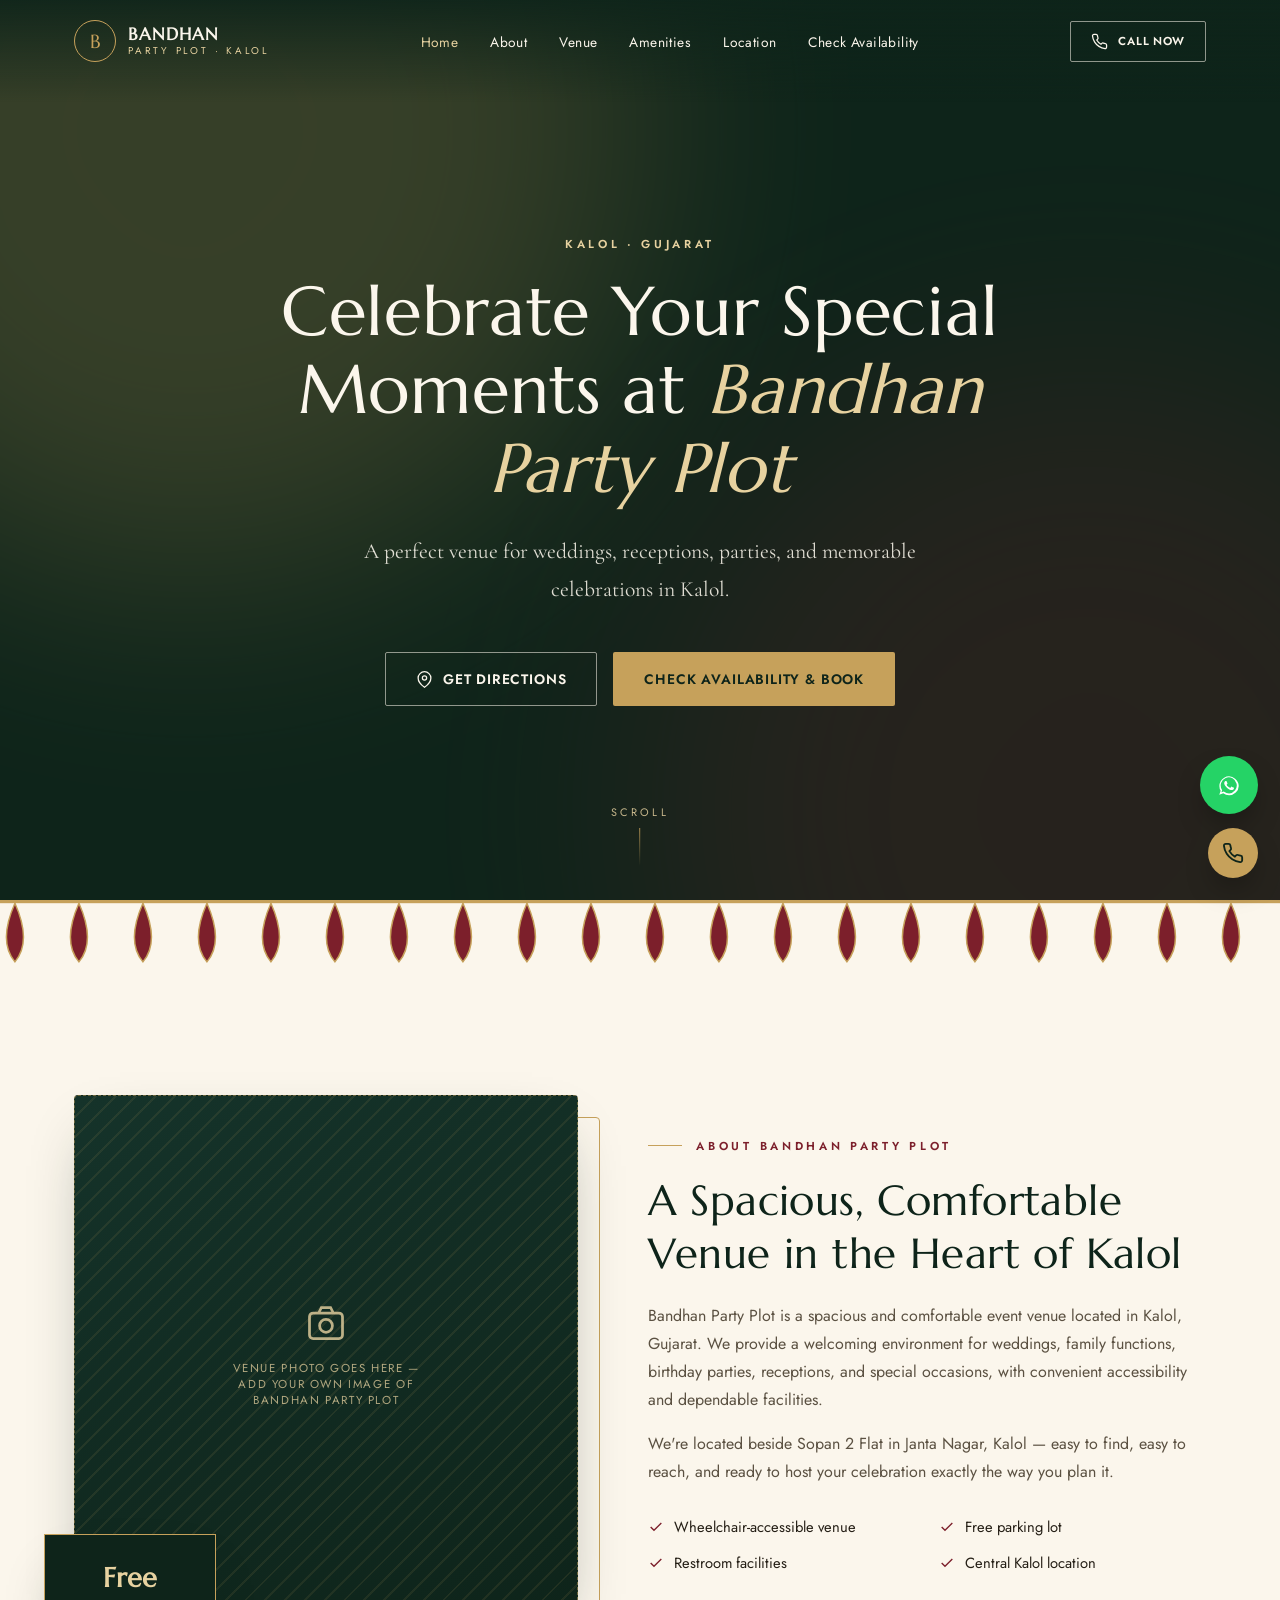
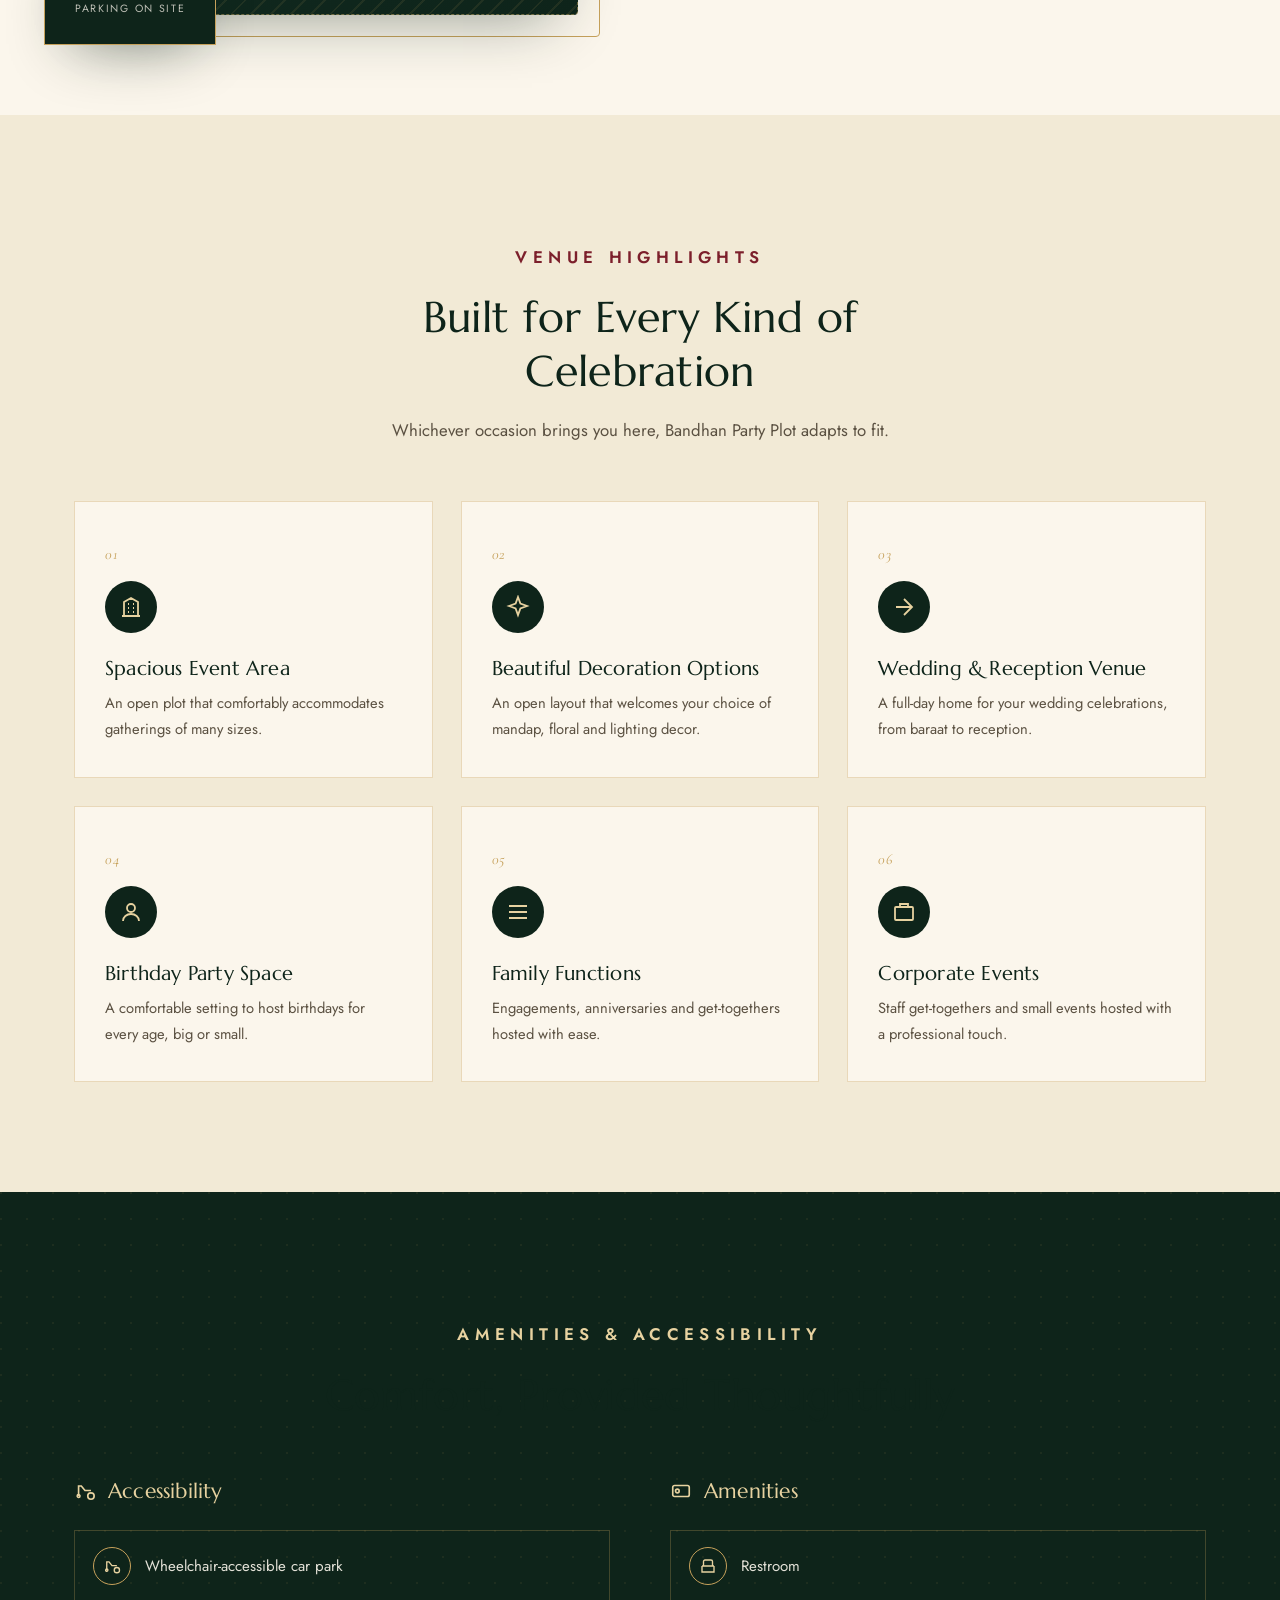
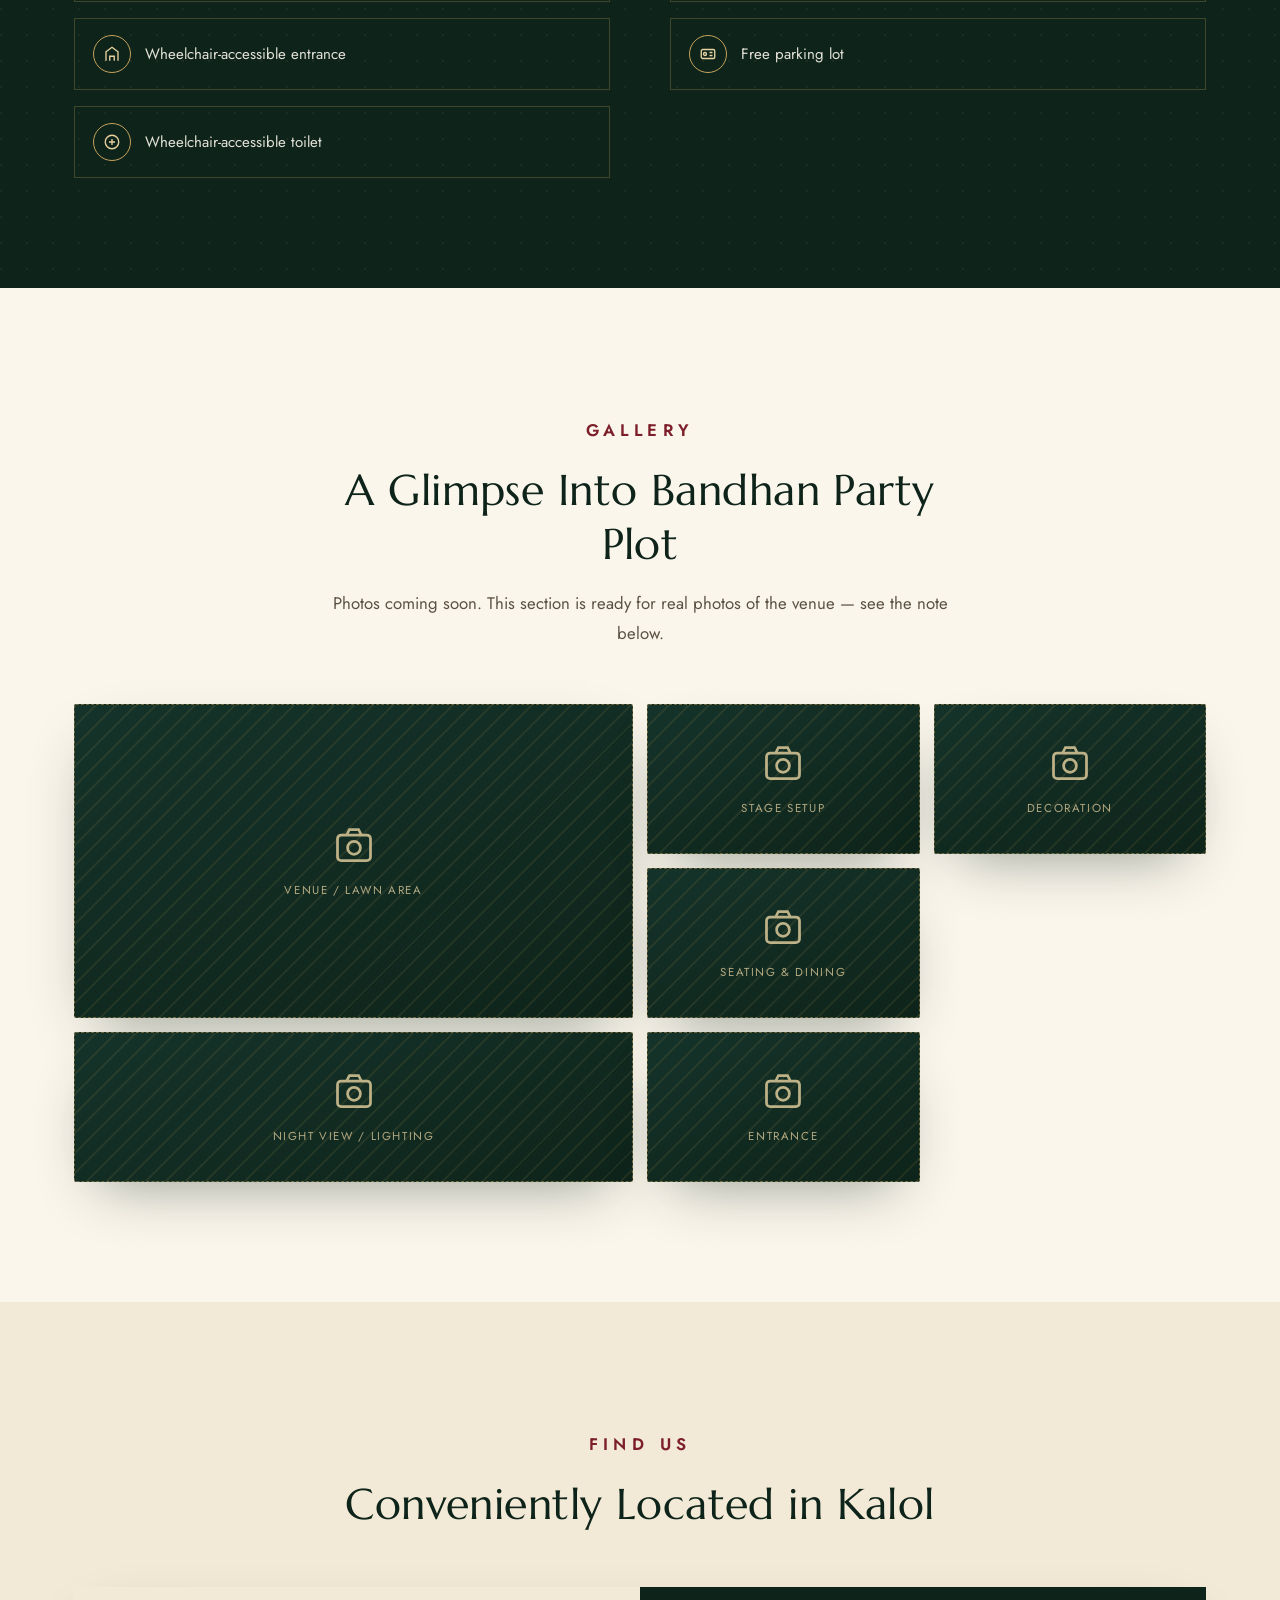
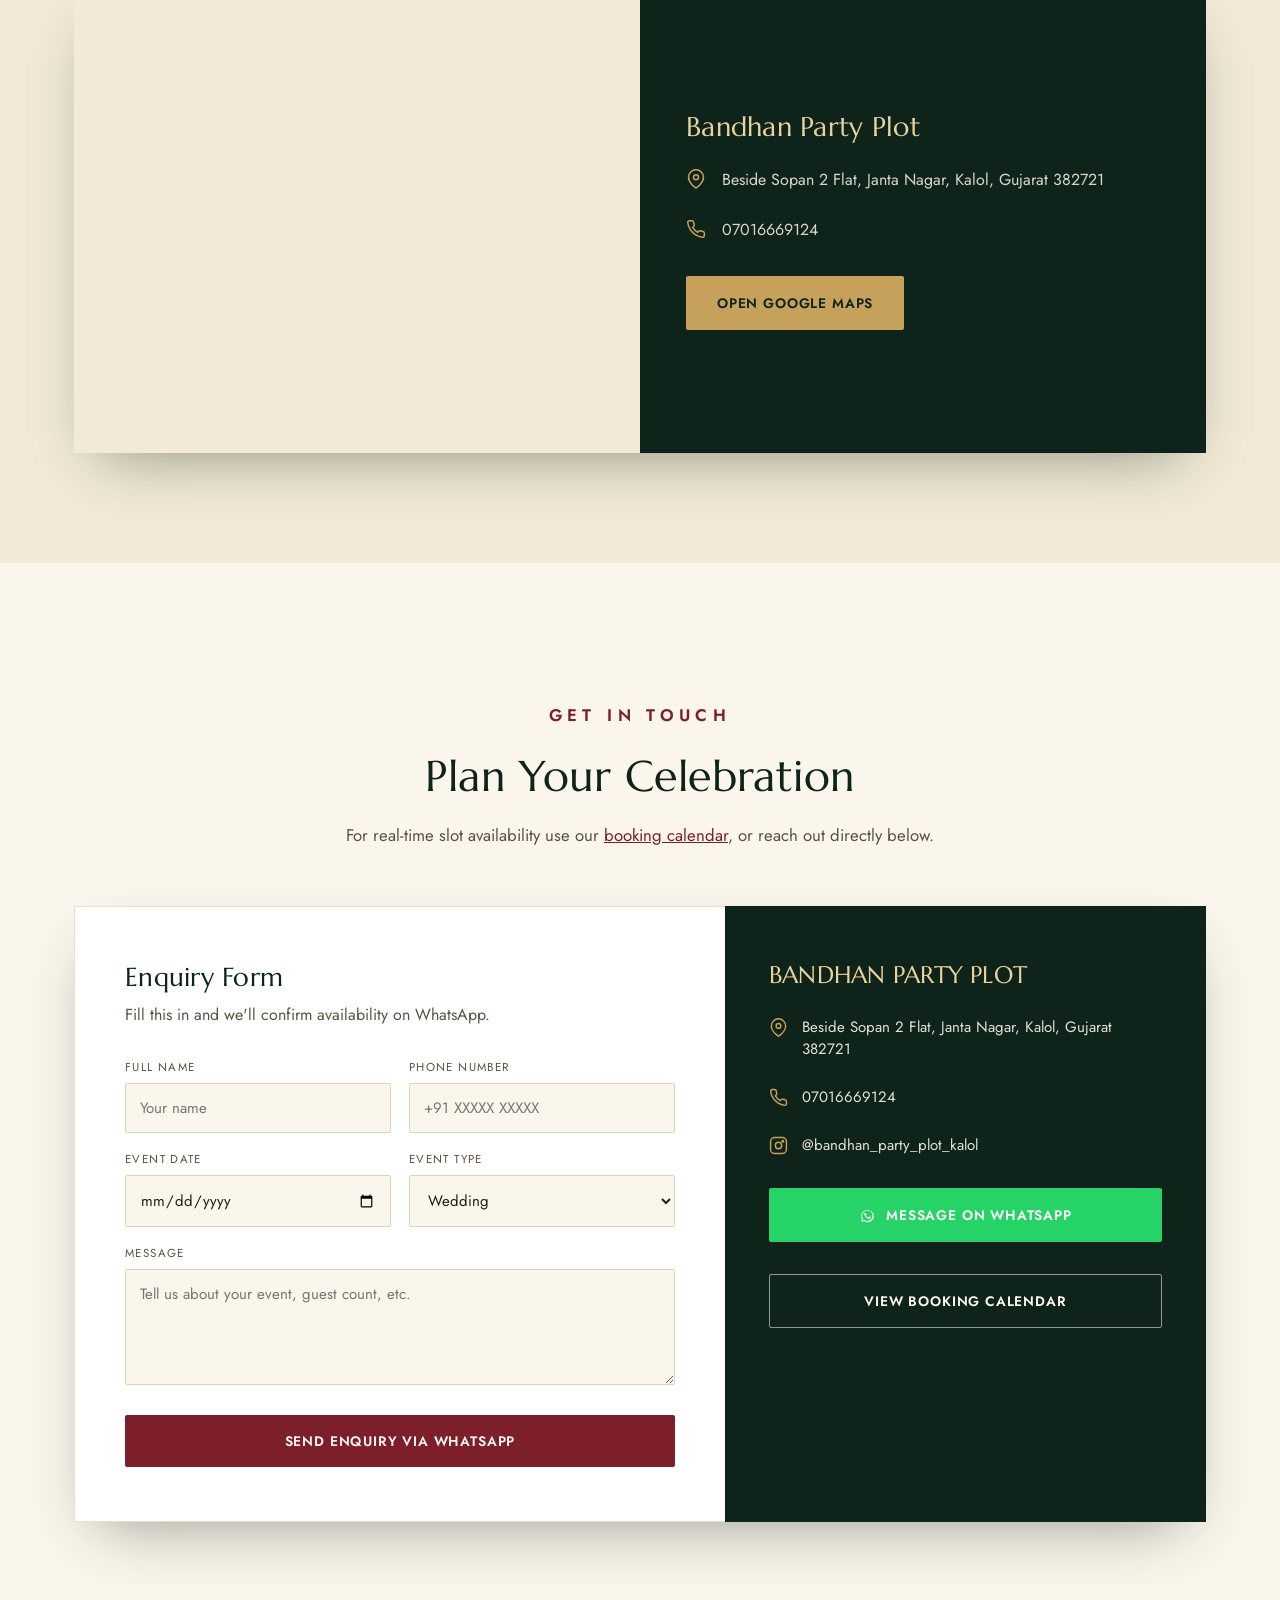
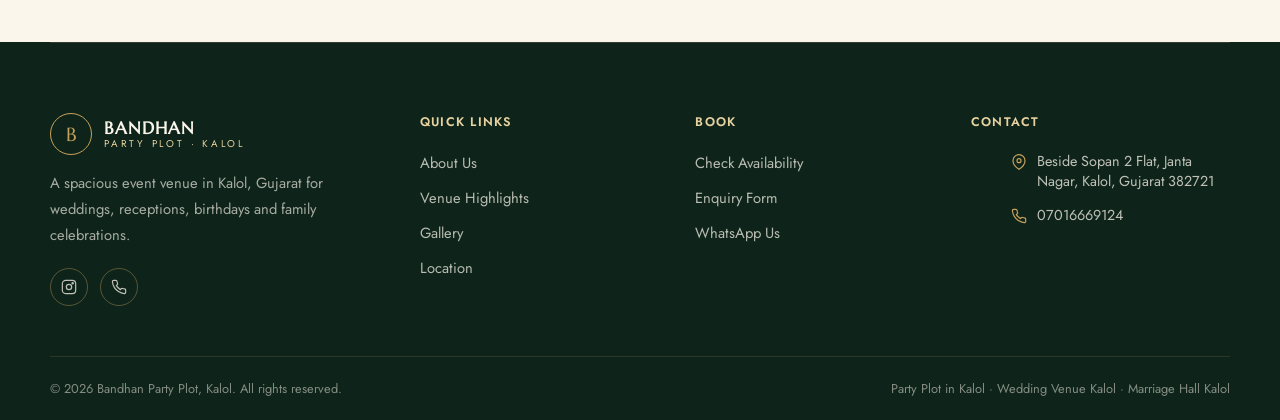
<file: index.html>
<!DOCTYPE html>
<html lang="en">
<head>
<meta charset="UTF-8">
<meta name="viewport" content="width=device-width, initial-scale=1.0">
<title>BANDHAN PARTY PLOT | Wedding &amp; Event Venue in Kalol, Gujarat</title>
<meta name="description" content="Bandhan Party Plot — a spacious event venue in Kalol, Gujarat for weddings, receptions, birthday parties and family functions. Beside Sopan 2 Flat, Janta Nagar, Kalol. Call 07016669124.">
<meta name="keywords" content="Party Plot in Kalol, Wedding Venue Kalol, Marriage Hall Kalol, Event Place in Kalol Gujarat, Birthday Party Venue Kalol, Bandhan Party Plot">
<meta property="og:title" content="BANDHAN PARTY PLOT | Kalol, Gujarat">
<meta property="og:description" content="A spacious event venue in Kalol, Gujarat for weddings, receptions, birthday parties and family functions.">
<meta property="og:type" content="business.business">
<link rel="icon" href="data:image/svg+xml,%3Csvg xmlns='http://www.w3.org/2000/svg' viewBox='0 0 100 100'%3E%3Crect width='100' height='100' rx='20' fill='%230E241A'/%3E%3Ctext x='50' y='68' font-size='58' text-anchor='middle' fill='%23C6A15B' font-family='Georgia,serif'%3EB%3C/text%3E%3C/svg%3E">
<link rel="preconnect" href="https://fonts.googleapis.com">
<link rel="preconnect" href="https://fonts.gstatic.com" crossorigin>
<link href="https://fonts.googleapis.com/css2?family=Marcellus&family=Cormorant+Garamond:ital,wght@0,500;0,600;1,500&family=Jost:wght@300;400;500;600;700&display=swap" rel="stylesheet">
<link rel="stylesheet" href="css/style.css">
<script type="application/ld+json">
{
  "@context": "https://schema.org",
  "@type": "EventVenue",
  "name": "Bandhan Party Plot",
  "telephone": "+917016669124",
  "address": {
    "@type": "PostalAddress",
    "streetAddress": "Beside Sopan 2 Flat, Janta Nagar",
    "addressLocality": "Kalol",
    "addressRegion": "Gujarat",
    "postalCode": "382721",
    "addressCountry": "IN"
  },
  "url": "https://maps.app.goo.gl/dtfcJrAMjsWRvxMy7",
  "sameAs": ["https://www.instagram.com/bandhan_party_plot_kalol/"],
  "amenityFeature": [
    {"@type":"LocationFeatureSpecification","name":"Wheelchair-accessible car park","value":true},
    {"@type":"LocationFeatureSpecification","name":"Wheelchair-accessible entrance","value":true},
    {"@type":"LocationFeatureSpecification","name":"Wheelchair-accessible toilet","value":true},
    {"@type":"LocationFeatureSpecification","name":"Restroom","value":true},
    {"@type":"LocationFeatureSpecification","name":"Free parking lot","value":true}
  ]
}
</script>
</head>
<body>

<!-- ============ HEADER ============ -->
<header id="siteHeader">
  <nav>
    <a href="index.html" class="brand">
      <span class="brand-mark">B</span>
      <span class="brand-text"><b>BANDHAN</b><span>Party Plot · Kalol</span></span>
    </a>
    <ul class="nav-links">
      <li><a href="index.html" class="active">Home</a></li>
      <li><a href="index.html#about">About</a></li>
      <li><a href="index.html#highlights">Venue</a></li>
      <li><a href="index.html#amenities">Amenities</a></li>
      <li><a href="index.html#location">Location</a></li>
      <li><a href="booking.html">Check Availability</a></li>
    </ul>
    <div class="nav-cta">
      <a href="tel:+917016669124" class="btn btn-outline">
        <svg viewBox="0 0 24 24" fill="none" stroke="currentColor" stroke-width="1.8"><path d="M22 16.92v3a2 2 0 0 1-2.18 2 19.79 19.79 0 0 1-8.63-3.07 19.5 19.5 0 0 1-6-6 19.79 19.79 0 0 1-3.07-8.67A2 2 0 0 1 4.11 2h3a2 2 0 0 1 2 1.72c.127.96.361 1.903.7 2.81a2 2 0 0 1-.45 2.11L8.09 9.91a16 16 0 0 0 6 6l1.27-1.27a2 2 0 0 1 2.11-.45c.907.339 1.85.573 2.81.7A2 2 0 0 1 22 16.92z"/></svg>
        Call Now
      </a>
      
    </div>
    <button class="burger" id="burgerBtn" aria-label="Menu"><span></span><span></span><span></span></button>
  </nav>
</header>

<div class="mobile-drawer" id="mobileDrawer">
  <a href="index.html">Home</a>
  <a href="index.html#about">About</a>
  <a href="index.html#highlights">Venue</a>
  <a href="index.html#amenities">Amenities</a>
  <a href="index.html#location">Location</a>
  <a href="booking.html">Check Availability</a>
  <a href="tel:+917016669124" class="btn btn-gold" style="margin-top:10px;">Call Now</a>
</div>

<!-- ============ HERO ============ -->
<section class="hero" id="home">
  <div class="hero-glow g1"></div>
  <div class="hero-glow g2"></div>
  <div class="hero-inner">
    <p class="eyebrow reveal in">Kalol · Gujarat</p>
    <h1 class="reveal in">Celebrate Your Special Moments at <em>Bandhan Party Plot</em></h1>
    <p class="sub quote-font reveal in">A perfect venue for weddings, receptions, parties, and memorable celebrations in Kalol.</p>
    <div class="hero-btns reveal in">
      </a>
      <a href="https://maps.app.goo.gl/dtfcJrAMjsWRvxMy7" target="_blank" rel="noopener" class="btn btn-outline">
        <svg viewBox="0 0 24 24" fill="none" stroke="currentColor" stroke-width="1.8"><path d="M21 10c0 7-9 13-9 13s-9-6-9-13a9 9 0 0 1 18 0z"/><circle cx="12" cy="10" r="3"/></svg>
        Get Directions
      </a>
      <a href="booking.html" class="btn btn-gold">Check Availability &amp; Book</a>
    </div>
  </div>
  <div class="hero-scroll"><span>Scroll</span><span class="line"></span></div>
</section>

<div class="toran" aria-hidden="true">
  <svg viewBox="0 0 1200 70" preserveAspectRatio="none" xmlns="http://www.w3.org/2000/svg">
    <rect x="0" y="0" width="1200" height="3" fill="#C6A15B"/>
    <g fill="#7C1F2B" stroke="#C6A15B" stroke-width="1.4">
      <path d="M14 3 q16 36 0 55 q-16 -19 0 -55 Z"/><path d="M74 3 q16 36 0 55 q-16 -19 0 -55 Z"/><path d="M134 3 q16 36 0 55 q-16 -19 0 -55 Z"/>
      <path d="M194 3 q16 36 0 55 q-16 -19 0 -55 Z"/><path d="M254 3 q16 36 0 55 q-16 -19 0 -55 Z"/><path d="M314 3 q16 36 0 55 q-16 -19 0 -55 Z"/>
      <path d="M374 3 q16 36 0 55 q-16 -19 0 -55 Z"/><path d="M434 3 q16 36 0 55 q-16 -19 0 -55 Z"/><path d="M494 3 q16 36 0 55 q-16 -19 0 -55 Z"/>
      <path d="M554 3 q16 36 0 55 q-16 -19 0 -55 Z"/><path d="M614 3 q16 36 0 55 q-16 -19 0 -55 Z"/><path d="M674 3 q16 36 0 55 q-16 -19 0 -55 Z"/>
      <path d="M734 3 q16 36 0 55 q-16 -19 0 -55 Z"/><path d="M794 3 q16 36 0 55 q-16 -19 0 -55 Z"/><path d="M854 3 q16 36 0 55 q-16 -19 0 -55 Z"/>
      <path d="M914 3 q16 36 0 55 q-16 -19 0 -55 Z"/><path d="M974 3 q16 36 0 55 q-16 -19 0 -55 Z"/><path d="M1034 3 q16 36 0 55 q-16 -19 0 -55 Z"/>
      <path d="M1094 3 q16 36 0 55 q-16 -19 0 -55 Z"/><path d="M1154 3 q16 36 0 55 q-16 -19 0 -55 Z"/>
    </g>
  </svg>
</div>

<!-- ============ ABOUT ============ -->
<section class="about" id="about">
  <div class="wrap about-grid">
    <div class="about-media reveal">
      <div class="frame" aria-hidden="true"></div>
      <div class="photo-slot">
        <svg viewBox="0 0 24 24" fill="none" stroke="currentColor" stroke-width="1.5"><rect x="3" y="6" width="18" height="14" rx="2"/><path d="M8 6l1.5-3h5L16 6"/><circle cx="12" cy="13" r="3.5"/></svg>
        <span>Venue photo goes here — add your own image of Bandhan Party Plot</span>
      </div>
      <div class="about-badge">
        <b>Free</b>
        <span>Parking&nbsp;On&nbsp;Site</span>
      </div>
    </div>
    <div class="about-copy reveal">
      <p class="eyebrow">About Bandhan Party Plot</p>
      <h2>A Spacious, Comfortable Venue in the Heart of Kalol</h2>
      <p>Bandhan Party Plot is a spacious and comfortable event venue located in Kalol, Gujarat. We provide a welcoming environment for weddings, family functions, birthday parties, receptions, and special occasions, with convenient accessibility and dependable facilities.</p>
      <p>We're located beside Sopan 2 Flat in Janta Nagar, Kalol — easy to find, easy to reach, and ready to host your celebration exactly the way you plan it.</p>
      <ul class="about-list">
        <li><svg viewBox="0 0 24 24" fill="none" stroke="currentColor" stroke-width="2"><polyline points="20 6 9 17 4 12"/></svg>Wheelchair-accessible venue</li>
        <li><svg viewBox="0 0 24 24" fill="none" stroke="currentColor" stroke-width="2"><polyline points="20 6 9 17 4 12"/></svg>Free parking lot</li>
        <li><svg viewBox="0 0 24 24" fill="none" stroke="currentColor" stroke-width="2"><polyline points="20 6 9 17 4 12"/></svg>Restroom facilities</li>
        <li><svg viewBox="0 0 24 24" fill="none" stroke="currentColor" stroke-width="2"><polyline points="20 6 9 17 4 12"/></svg>Central Kalol location</li>
      </ul>
    </div>
  </div>
</section>

<!-- ============ HIGHLIGHTS ============ -->
<section class="highlights" id="highlights">
  <div class="wrap">
    <div class="section-head center reveal">
      <p class="eyebrow">Venue Highlights</p>
      <h2>Built for Every Kind of Celebration</h2>
      <p>Whichever occasion brings you here, Bandhan Party Plot adapts to fit.</p>
    </div>
    <div class="h-grid stagger">
      <div class="h-card reveal">
        <span class="num">01</span>
        <div class="h-icon"><svg viewBox="0 0 24 24" fill="none" stroke="currentColor" stroke-width="1.8"><path d="M3 21h18M5 21V7l7-4 7 4v14M9 9h1m4 0h1m-6 4h1m4 0h1m-6 4h1m4 0h1"/></svg></div>
        <h3>Spacious Event Area</h3>
        <p>An open plot that comfortably accommodates gatherings of many sizes.</p>
      </div>
      <div class="h-card reveal">
        <span class="num">02</span>
        <div class="h-icon"><svg viewBox="0 0 24 24" fill="none" stroke="currentColor" stroke-width="1.8"><path d="M12 2l2.4 6.6L21 11l-6.6 2.4L12 20l-2.4-6.6L3 11l6.6-2.4z"/></svg></div>
        <h3>Beautiful Decoration Options</h3>
        <p>An open layout that welcomes your choice of mandap, floral and lighting decor.</p>
      </div>
      <div class="h-card reveal">
        <span class="num">03</span>
        <div class="h-icon"><svg viewBox="0 0 24 24" fill="none" stroke="currentColor" stroke-width="1.8"><path d="M20 12H4M12 4l8 8-8 8"/></svg></div>
        <h3>Wedding &amp; Reception Venue</h3>
        <p>A full-day home for your wedding celebrations, from baraat to reception.</p>
      </div>
      <div class="h-card reveal">
        <span class="num">04</span>
        <div class="h-icon"><svg viewBox="0 0 24 24" fill="none" stroke="currentColor" stroke-width="1.8"><circle cx="12" cy="8" r="4"/><path d="M4 21c0-4 3.6-7 8-7s8 3 8 7"/></svg></div>
        <h3>Birthday Party Space</h3>
        <p>A comfortable setting to host birthdays for every age, big or small.</p>
      </div>
      <div class="h-card reveal">
        <span class="num">05</span>
        <div class="h-icon"><svg viewBox="0 0 24 24" fill="none" stroke="currentColor" stroke-width="1.8"><path d="M3 12h18M3 6h18M3 18h18"/></svg></div>
        <h3>Family Functions</h3>
        <p>Engagements, anniversaries and get-togethers hosted with ease.</p>
      </div>
      <div class="h-card reveal">
        <span class="num">06</span>
        <div class="h-icon"><svg viewBox="0 0 24 24" fill="none" stroke="currentColor" stroke-width="1.8"><rect x="3" y="7" width="18" height="13" rx="1"/><path d="M8 7V4h8v3"/></svg></div>
        <h3>Corporate Events</h3>
        <p>Staff get-togethers and small events hosted with a professional touch.</p>
      </div>
    </div>
  </div>
</section>

<!-- ============ AMENITIES / ACCESSIBILITY ============ -->
<section class="amenities" id="amenities">
  <div class="wrap">
    <div class="section-head center light reveal">
      <p class="eyebrow">Amenities &amp; Accessibility</p>
      <h2>Comfort, Provided Thoughtfully</h2>
    </div>
    <div class="am-cols">
      <div class="am-block reveal">
        <h3>
          <svg width="22" height="22" viewBox="0 0 24 24" fill="none" stroke="currentColor" stroke-width="1.8"><circle cx="18.5" cy="17.5" r="3.5"/><circle cx="5" cy="17.5" r="1.5"/><path d="M5 17.5V6.5h3l4 5h6.5"/></svg>
          Accessibility
        </h3>
        <ul class="am-list">
          <li><span class="ic"><svg viewBox="0 0 24 24" fill="none" stroke="currentColor" stroke-width="1.8"><circle cx="18.5" cy="17.5" r="3.5"/><circle cx="5" cy="17.5" r="1.5"/><path d="M5 17.5V6.5h3l4 5h6.5"/></svg></span><p>Wheelchair-accessible car park</p></li>
          <li><span class="ic"><svg viewBox="0 0 24 24" fill="none" stroke="currentColor" stroke-width="1.8"><path d="M4 21V9l8-6 8 6v12M9 21v-6h6v6"/></svg></span><p>Wheelchair-accessible entrance</p></li>
          <li><span class="ic"><svg viewBox="0 0 24 24" fill="none" stroke="currentColor" stroke-width="1.8"><circle cx="12" cy="12" r="9"/><path d="M8 12h8M12 8v8"/></svg></span><p>Wheelchair-accessible toilet</p></li>
        </ul>
      </div>
      <div class="am-block reveal">
        <h3>
          <svg width="22" height="22" viewBox="0 0 24 24" fill="none" stroke="currentColor" stroke-width="1.8"><rect x="3" y="6" width="18" height="12" rx="2"/><circle cx="8" cy="12" r="2"/></svg>
          Amenities
        </h3>
        <ul class="am-list">
          <li><span class="ic"><svg viewBox="0 0 24 24" fill="none" stroke="currentColor" stroke-width="1.8"><path d="M4 12h16M6 12V6a2 2 0 0 1 2-2h8a2 2 0 0 1 2 2v6M4 12v8h16v-8"/></svg></span><p>Restroom</p></li>
          <li><span class="ic"><svg viewBox="0 0 24 24" fill="none" stroke="currentColor" stroke-width="1.8"><rect x="3" y="6" width="18" height="12" rx="2"/><circle cx="8" cy="12" r="2"/><path d="M14 10h4M14 14h4"/></svg></span><p>Free parking lot</p></li>
        </ul>
      </div>
    </div>
  </div>
</section>

<!-- ============ GALLERY (placeholder slots — no stock photos) ============ -->
<section class="gallery" id="gallery">
  <div class="wrap">
    <div class="section-head center reveal">
      <p class="eyebrow">Gallery</p>
      <h2>A Glimpse Into Bandhan Party Plot</h2>
      <p>Photos coming soon. This section is ready for real photos of the venue — see the note below.</p>
    </div>
    <div class="g-grid">
      <div class="g-item wide tall reveal photo-slot" style="height:100%;">
        <svg viewBox="0 0 24 24" fill="none" stroke="currentColor" stroke-width="1.5" width="34" height="34"><rect x="3" y="6" width="18" height="14" rx="2"/><path d="M8 6l1.5-3h5L16 6"/><circle cx="12" cy="13" r="3.5"/></svg>
        <span>Venue / Lawn Area</span>
      </div>
      <div class="g-item reveal photo-slot" style="height:100%;">
        <svg viewBox="0 0 24 24" fill="none" stroke="currentColor" stroke-width="1.5" width="28" height="28"><rect x="3" y="6" width="18" height="14" rx="2"/><path d="M8 6l1.5-3h5L16 6"/><circle cx="12" cy="13" r="3.5"/></svg>
        <span>Stage Setup</span>
      </div>
      <div class="g-item reveal photo-slot" style="height:100%;">
        <svg viewBox="0 0 24 24" fill="none" stroke="currentColor" stroke-width="1.5" width="28" height="28"><rect x="3" y="6" width="18" height="14" rx="2"/><path d="M8 6l1.5-3h5L16 6"/><circle cx="12" cy="13" r="3.5"/></svg>
        <span>Decoration</span>
      </div>
      <div class="g-item reveal photo-slot" style="height:100%;">
        <svg viewBox="0 0 24 24" fill="none" stroke="currentColor" stroke-width="1.5" width="28" height="28"><rect x="3" y="6" width="18" height="14" rx="2"/><path d="M8 6l1.5-3h5L16 6"/><circle cx="12" cy="13" r="3.5"/></svg>
        <span>Seating &amp; Dining</span>
      </div>
      <div class="g-item wide reveal photo-slot" style="height:100%;">
        <svg viewBox="0 0 24 24" fill="none" stroke="currentColor" stroke-width="1.5" width="34" height="34"><rect x="3" y="6" width="18" height="14" rx="2"/><path d="M8 6l1.5-3h5L16 6"/><circle cx="12" cy="13" r="3.5"/></svg>
        <span>Night View / Lighting</span>
      </div>
      <div class="g-item reveal photo-slot" style="height:100%;">
        <svg viewBox="0 0 24 24" fill="none" stroke="currentColor" stroke-width="1.5" width="28" height="28"><rect x="3" y="6" width="18" height="14" rx="2"/><path d="M8 6l1.5-3h5L16 6"/><circle cx="12" cy="13" r="3.5"/></svg>
        <span>Entrance</span>
      </div>
    </div>
  </div>
</section>

<!-- ============ LOCATION ============ -->
<section class="location" id="location">
  <div class="wrap">
    <div class="section-head center reveal">
      <p class="eyebrow">Find Us</p>
      <h2>Conveniently Located in Kalol</h2>
    </div>
    <div class="loc-grid reveal">
      <div class="loc-map">
        <iframe src="https://www.google.com/maps?q=Bandhan+Party+Plot,+Janta+Nagar,+Kalol,+Gujarat+382721&output=embed" loading="lazy" referrerpolicy="no-referrer-when-downgrade" title="Bandhan Party Plot Location Map"></iframe>
      </div>
      <div class="loc-info">
        <h3>Bandhan Party Plot</h3>
        <div class="loc-row">
          <svg viewBox="0 0 24 24" fill="none" stroke="currentColor" stroke-width="1.8"><path d="M21 10c0 7-9 13-9 13s-9-6-9-13a9 9 0 0 1 18 0z"/><circle cx="12" cy="10" r="3"/></svg>
          <p>Beside Sopan 2 Flat, Janta Nagar, Kalol, Gujarat 382721</p>
        </div>
        <div class="loc-row">
          <svg viewBox="0 0 24 24" fill="none" stroke="currentColor" stroke-width="1.8"><path d="M22 16.92v3a2 2 0 0 1-2.18 2 19.79 19.79 0 0 1-8.63-3.07 19.5 19.5 0 0 1-6-6 19.79 19.79 0 0 1-3.07-8.67A2 2 0 0 1 4.11 2h3a2 2 0 0 1 2 1.72c.127.96.361 1.903.7 2.81a2 2 0 0 1-.45 2.11L8.09 9.91a16 16 0 0 0 6 6l1.27-1.27a2 2 0 0 1 2.11-.45c.907.339 1.85.573 2.81.7A2 2 0 0 1 22 16.92z"/></svg>
          <p>07016669124</p>
        </div>
        <a href="https://maps.app.goo.gl/dtfcJrAMjsWRvxMy7" target="_blank" rel="noopener" class="btn btn-gold">Open Google Maps</a>
      </div>
    </div>
  </div>
</section>

<!-- ============ CONTACT ============ -->
<section class="contact" id="contact">
  <div class="wrap">
    <div class="section-head center reveal">
      <p class="eyebrow">Get In Touch</p>
      <h2>Plan Your Celebration</h2>
      <p>For real-time slot availability use our <a href="booking.html" style="color:var(--maroon); text-decoration:underline;">booking calendar</a>, or reach out directly below.</p>
    </div>
    <div class="c-grid reveal">
      <form class="c-form" id="enquiryForm">
        <h3>Enquiry Form</h3>
        <p>Fill this in and we'll confirm availability on WhatsApp.</p>
        <div class="form-success" id="enquirySuccess">Thanks! Your WhatsApp message is ready — send it and we'll get back to you shortly.</div>
        <div class="field-row">
          <div class="field">
            <label for="fname">Full Name</label>
            <input type="text" id="fname" required placeholder="Your name">
          </div>
          <div class="field">
            <label for="fphone">Phone Number</label>
            <input type="tel" id="fphone" required placeholder="+91 XXXXX XXXXX">
          </div>
        </div>
        <div class="field-row">
          <div class="field">
            <label for="fdate">Event Date</label>
            <input type="date" id="fdate">
          </div>
          <div class="field">
            <label for="ftype">Event Type</label>
            <select id="ftype">
              <option>Wedding</option>
              <option>Reception</option>
              <option>Birthday Party</option>
              <option>Corporate Event</option>
              <option>Family Function</option>
              <option>Other</option>
            </select>
          </div>
        </div>
        <div class="field">
          <label for="fmsg">Message</label>
          <textarea id="fmsg" rows="4" placeholder="Tell us about your event, guest count, etc."></textarea>
        </div>
        <button type="submit" class="btn btn-maroon">Send Enquiry via WhatsApp</button>
      </form>
      <aside class="c-side">
        <h3>BANDHAN PARTY PLOT</h3>
        <div class="c-item">
          <svg viewBox="0 0 24 24" fill="none" stroke="currentColor" stroke-width="1.8"><path d="M21 10c0 7-9 13-9 13s-9-6-9-13a9 9 0 0 1 18 0z"/><circle cx="12" cy="10" r="3"/></svg>
          <span>Beside Sopan 2 Flat, Janta Nagar, Kalol, Gujarat 382721</span>
        </div>
        <div class="c-item">
          <svg viewBox="0 0 24 24" fill="none" stroke="currentColor" stroke-width="1.8"><path d="M22 16.92v3a2 2 0 0 1-2.18 2 19.79 19.79 0 0 1-8.63-3.07 19.5 19.5 0 0 1-6-6 19.79 19.79 0 0 1-3.07-8.67A2 2 0 0 1 4.11 2h3a2 2 0 0 1 2 1.72c.127.96.361 1.903.7 2.81a2 2 0 0 1-.45 2.11L8.09 9.91a16 16 0 0 0 6 6l1.27-1.27a2 2 0 0 1 2.11-.45c.907.339 1.85.573 2.81.7A2 2 0 0 1 22 16.92z"/></svg>
          <a href="tel:+917016669124">07016669124</a>
        </div>
        <div class="c-item">
          <svg viewBox="0 0 24 24" fill="none" stroke="currentColor" stroke-width="1.8"><rect x="2" y="2" width="20" height="20" rx="5"/><circle cx="12" cy="12" r="4"/><circle cx="17.5" cy="6.5" r="1"/></svg>
          <a href="https://www.instagram.com/bandhan_party_plot_kalol/" target="_blank" rel="noopener">@bandhan_party_plot_kalol</a>
        </div>
        <a href="https://wa.me/917016669124?text=Hi%2C%20I%27d%20like%20to%20enquire%20about%20booking%20Bandhan%20Party%20Plot." target="_blank" rel="noopener" class="btn wa-btn">
          <svg viewBox="0 0 24 24" fill="currentColor"><path d="M17.6 6.32A8.86 8.86 0 0 0 12.05 4a8.94 8.94 0 0 0-7.74 13.4L3 21l3.7-1.28a8.9 8.9 0 0 0 5.34 1.8A8.94 8.94 0 0 0 21 12.9a8.86 8.86 0 0 0-3.4-6.58zm-5.55 13.5a7.4 7.4 0 0 1-4.53-1.55l-.32-.24-2.19.76.72-2.13-.26-.33A7.42 7.42 0 1 1 12.05 19.8zm4.07-5.55c-.22-.11-1.31-.65-1.51-.72s-.35-.11-.5.11-.58.72-.71.87-.26.17-.48.06a6.1 6.1 0 0 1-1.79-1.1 6.7 6.7 0 0 1-1.24-1.54c-.13-.22 0-.34.1-.45s.22-.26.33-.39a1.5 1.5 0 0 0 .22-.37.4.4 0 0 0 0-.39c-.06-.11-.5-1.2-.68-1.65s-.36-.37-.5-.38h-.43a.82.82 0 0 0-.6.28 2.5 2.5 0 0 0-.78 1.86 4.35 4.35 0 0 0 .91 2.3 9.94 9.94 0 0 0 3.8 3.36c.53.23.94.36 1.26.47a3 3 0 0 0 1.39.09 2.28 2.28 0 0 0 1.5-1.06 1.87 1.87 0 0 0 .13-1.06c-.06-.09-.2-.15-.42-.26z"/></svg>
          Message on WhatsApp
        </a>
        <a href="booking.html" class="btn btn-outline">View Booking Calendar</a>
      </aside>
    </div>
  </div>
</section>

<!-- ============ FOOTER ============ -->
<footer>
  <div class="wrap footer-top">
    <div class="footer-brand">
      <a href="index.html" class="brand">
        <span class="brand-mark">B</span>
        <span class="brand-text"><b style="color:#FBF6EC;">BANDHAN</b><span>Party Plot · Kalol</span></span>
      </a>
      <p>A spacious event venue in Kalol, Gujarat for weddings, receptions, birthdays and family celebrations.</p>
      <div class="footer-social">
        <a href="https://www.instagram.com/bandhan_party_plot_kalol/" target="_blank" rel="noopener" aria-label="Instagram">
          <svg viewBox="0 0 24 24" fill="none" stroke="currentColor" stroke-width="1.8"><rect x="2" y="2" width="20" height="20" rx="5"/><circle cx="12" cy="12" r="4"/><circle cx="17.5" cy="6.5" r="1"/></svg>
        </a>
        <a href="tel:+917016669124" aria-label="Call">
          <svg viewBox="0 0 24 24" fill="none" stroke="currentColor" stroke-width="1.8"><path d="M22 16.92v3a2 2 0 0 1-2.18 2 19.79 19.79 0 0 1-8.63-3.07 19.5 19.5 0 0 1-6-6 19.79 19.79 0 0 1-3.07-8.67A2 2 0 0 1 4.11 2h3a2 2 0 0 1 2 1.72c.127.96.361 1.903.7 2.81a2 2 0 0 1-.45 2.11L8.09 9.91a16 16 0 0 0 6 6l1.27-1.27a2 2 0 0 1 2.11-.45c.907.339 1.85.573 2.81.7A2 2 0 0 1 22 16.92z"/></svg>
        </a>
      </div>
    </div>
    <div>
      <h4>Quick Links</h4>
      <ul class="footer-links">
        <li><a href="index.html#about">About Us</a></li>
        <li><a href="index.html#highlights">Venue Highlights</a></li>
        <li><a href="index.html#gallery">Gallery</a></li>
        <li><a href="index.html#location">Location</a></li>
      </ul>
    </div>
    <div>
      <h4>Book</h4>
      <ul class="footer-links">
        <li><a href="booking.html">Check Availability</a></li>
        <li><a href="index.html#contact">Enquiry Form</a></li>
        <li><a href="https://wa.me/917016669124" target="_blank" rel="noopener">WhatsApp Us</a></li>
      </ul>
    </div>
    <div>
      <h4>Contact</h4>
      <ul class="footer-contact">
        <li><svg viewBox="0 0 24 24" fill="none" stroke="currentColor" stroke-width="1.8"><path d="M21 10c0 7-9 13-9 13s-9-6-9-13a9 9 0 0 1 18 0z"/><circle cx="12" cy="10" r="3"/></svg> Beside Sopan 2 Flat, Janta Nagar, Kalol, Gujarat 382721</li>
        <li><svg viewBox="0 0 24 24" fill="none" stroke="currentColor" stroke-width="1.8"><path d="M22 16.92v3a2 2 0 0 1-2.18 2 19.79 19.79 0 0 1-8.63-3.07 19.5 19.5 0 0 1-6-6 19.79 19.79 0 0 1-3.07-8.67A2 2 0 0 1 4.11 2h3a2 2 0 0 1 2 1.72c.127.96.361 1.903.7 2.81a2 2 0 0 1-.45 2.11L8.09 9.91a16 16 0 0 0 6 6l1.27-1.27a2 2 0 0 1 2.11-.45c.907.339 1.85.573 2.81.7A2 2 0 0 1 22 16.92z"/></svg> 07016669124</li>
      </ul>
    </div>
  </div>
  <div class="wrap footer-bottom">
    <span>&copy; <span id="year"></span> Bandhan Party Plot, Kalol. All rights reserved.</span>
    <span>Party Plot in Kalol &middot; Wedding Venue Kalol &middot; Marriage Hall Kalol</span>
  </div>
</footer>

<!-- ============ FLOATING BUTTONS ============ -->
<div class="float-stack">
  <a href="https://wa.me/917016669124?text=Hi%2C%20I%27d%20like%20to%20enquire%20about%20booking%20Bandhan%20Party%20Plot." target="_blank" rel="noopener" class="fab wa" aria-label="WhatsApp">
    <svg viewBox="0 0 24 24" fill="currentColor"><path d="M17.6 6.32A8.86 8.86 0 0 0 12.05 4a8.94 8.94 0 0 0-7.74 13.4L3 21l3.7-1.28a8.9 8.9 0 0 0 5.34 1.8A8.94 8.94 0 0 0 21 12.9a8.86 8.86 0 0 0-3.4-6.58zm-5.55 13.5a7.4 7.4 0 0 1-4.53-1.55l-.32-.24-2.19.76.72-2.13-.26-.33A7.42 7.42 0 1 1 12.05 19.8zm4.07-5.55c-.22-.11-1.31-.65-1.51-.72s-.35-.11-.5.11-.58.72-.71.87-.26.17-.48.06a6.1 6.1 0 0 1-1.79-1.1 6.7 6.7 0 0 1-1.24-1.54c-.13-.22 0-.34.1-.45s.22-.26.33-.39a1.5 1.5 0 0 0 .22-.37.4.4 0 0 0 0-.39c-.06-.11-.5-1.2-.68-1.65s-.36-.37-.5-.38h-.43a.82.82 0 0 0-.6.28 2.5 2.5 0 0 0-.78 1.86 4.35 4.35 0 0 0 .91 2.3 9.94 9.94 0 0 0 3.8 3.36c.53.23.94.36 1.26.47a3 3 0 0 0 1.39.09 2.28 2.28 0 0 0 1.5-1.06 1.87 1.87 0 0 0 .13-1.06c-.06-.09-.2-.15-.42-.26z"/></svg>
  </a>
  <a href="tel:+917016669124" class="fab call" aria-label="Call Now">
    <svg viewBox="0 0 24 24" fill="none" stroke="currentColor" stroke-width="2"><path d="M22 16.92v3a2 2 0 0 1-2.18 2 19.79 19.79 0 0 1-8.63-3.07 19.5 19.5 0 0 1-6-6 19.79 19.79 0 0 1-3.07-8.67A2 2 0 0 1 4.11 2h3a2 2 0 0 1 2 1.72c.127.96.361 1.903.7 2.81a2 2 0 0 1-.45 2.11L8.09 9.91a16 16 0 0 0 6 6l1.27-1.27a2 2 0 0 1 2.11-.45c.907.339 1.85.573 2.81.7A2 2 0 0 1 22 16.92z"/></svg>
  </a>
</div>

<div class="mobile-bar">
  <a href="tel:+917016669124" class="call">
    <svg viewBox="0 0 24 24" fill="none" stroke="currentColor" stroke-width="1.8"><path d="M22 16.92v3a2 2 0 0 1-2.18 2 19.79 19.79 0 0 1-8.63-3.07 19.5 19.5 0 0 1-6-6 19.79 19.79 0 0 1-3.07-8.67A2 2 0 0 1 4.11 2h3a2 2 0 0 1 2 1.72c.127.96.361 1.903.7 2.81a2 2 0 0 1-.45 2.11L8.09 9.91a16 16 0 0 0 6 6l1.27-1.27a2 2 0 0 1 2.11-.45c.907.339 1.85.573 2.81.7A2 2 0 0 1 22 16.92z"/></svg>
    Call
  </a>
  <a href="https://wa.me/917016669124?text=Hi%2C%20I%27d%20like%20to%20enquire%20about%20booking%20Bandhan%20Party%20Plot." target="_blank" rel="noopener">
    <svg viewBox="0 0 24 24" fill="currentColor"><path d="M17.6 6.32A8.86 8.86 0 0 0 12.05 4a8.94 8.94 0 0 0-7.74 13.4L3 21l3.7-1.28a8.9 8.9 0 0 0 5.34 1.8A8.94 8.94 0 0 0 21 12.9a8.86 8.86 0 0 0-3.4-6.58z"/></svg>
    WhatsApp
  </a>
  <a href="booking.html">
    <svg viewBox="0 0 24 24" fill="none" stroke="currentColor" stroke-width="1.8"><rect x="3" y="4" width="18" height="18" rx="2"/><path d="M16 2v4M8 2v4M3 10h18"/></svg>
    Book
  </a>
</div>

<script src="js/data.js"></script>
<script src="js/main.js"></script>
</body>
</html>
</file>
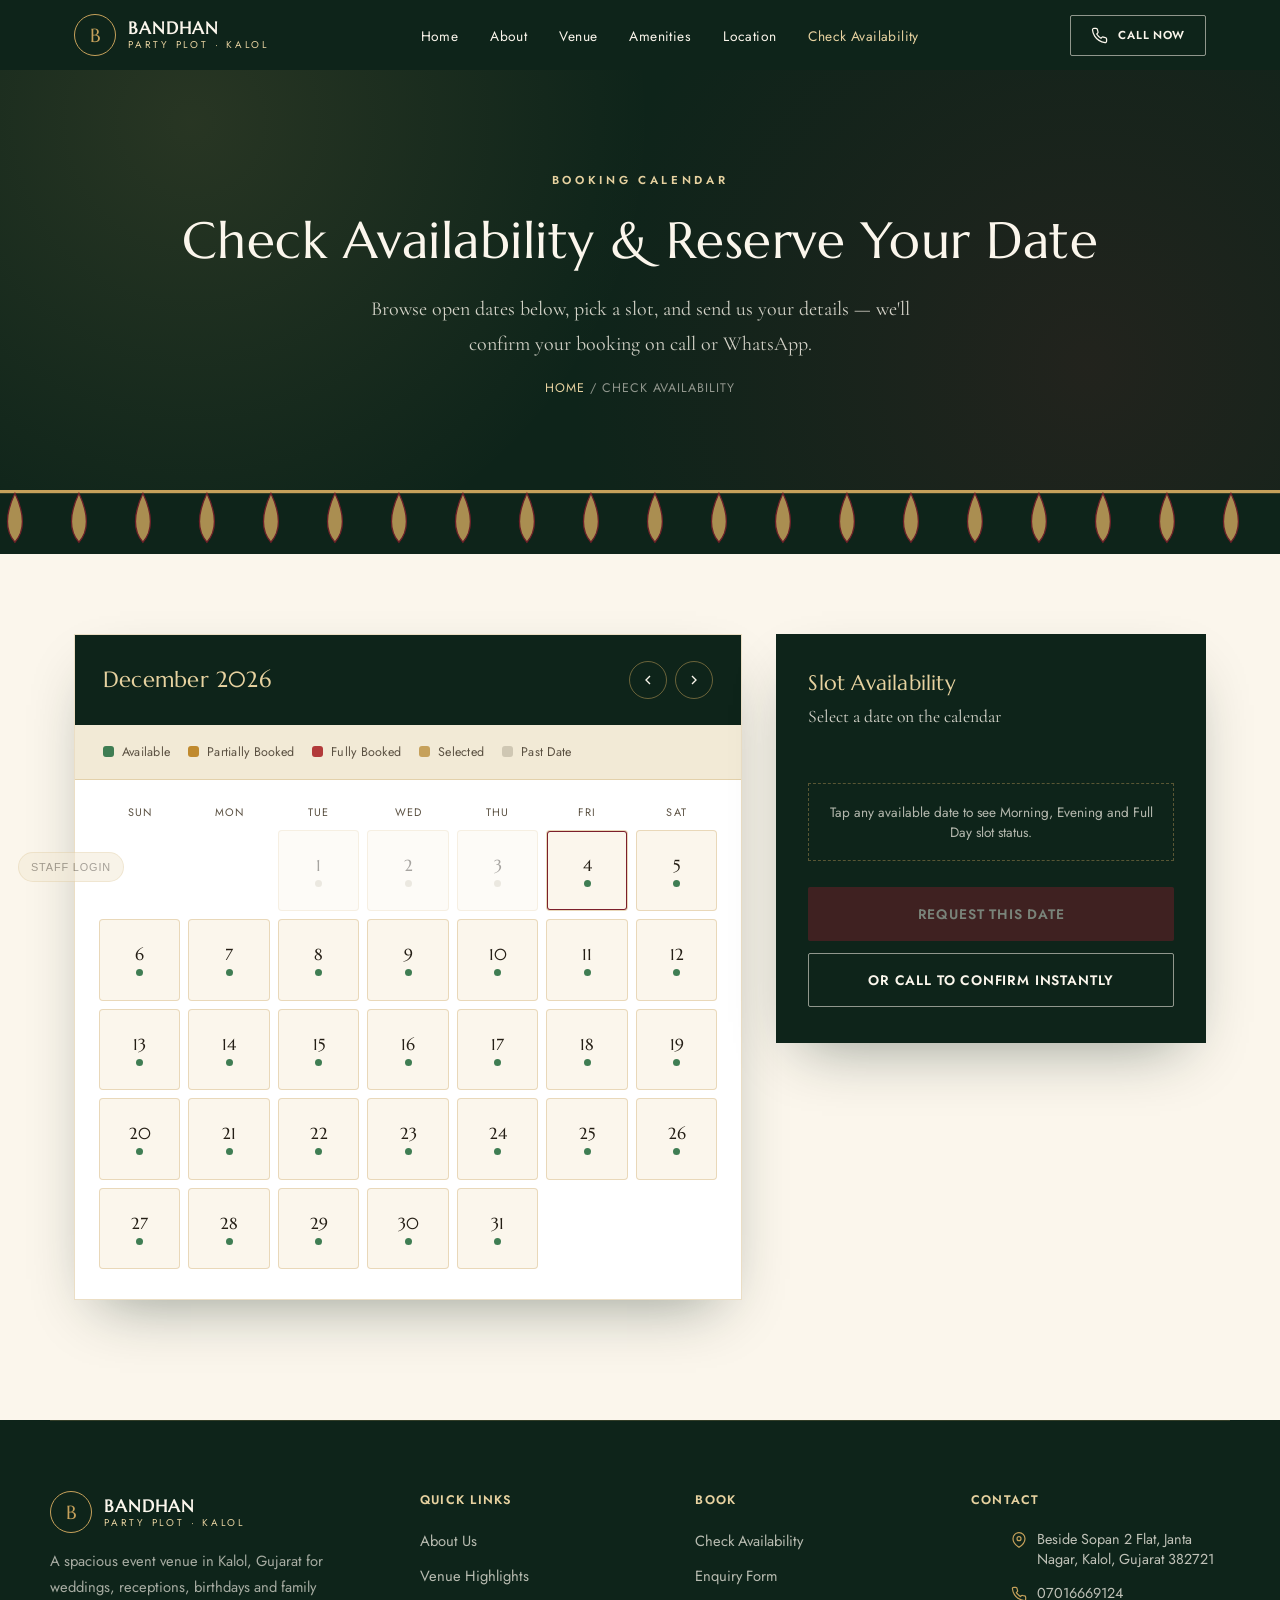
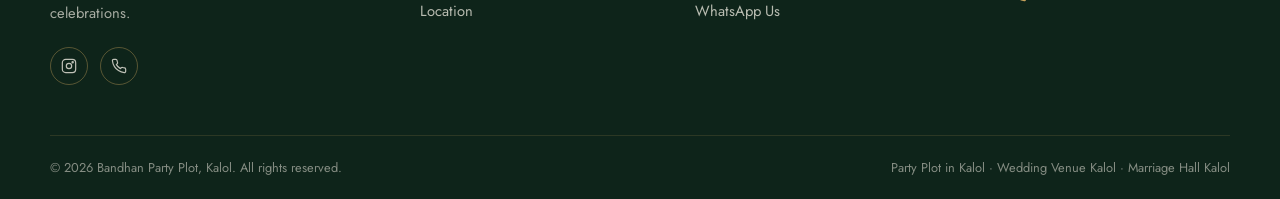
<file: booking.html>
<!DOCTYPE html>
<html lang="en">
<head>
<meta charset="UTF-8">
<meta name="viewport" content="width=device-width, initial-scale=1.0">
<title>Check Availability &amp; Book | BANDHAN PARTY PLOT, Kalol</title>
<meta name="description" content="Check real-time slot availability and request your booking date at Bandhan Party Plot, Kalol, Gujarat.">
<link rel="icon" href="data:image/svg+xml,%3Csvg xmlns='http://www.w3.org/2000/svg' viewBox='0 0 100 100'%3E%3Crect width='100' height='100' rx='20' fill='%230E241A'/%3E%3Ctext x='50' y='68' font-size='58' text-anchor='middle' fill='%23C6A15B' font-family='Georgia,serif'%3EB%3C/text%3E%3C/svg%3E">
<link rel="preconnect" href="https://fonts.googleapis.com">
<link rel="preconnect" href="https://fonts.gstatic.com" crossorigin>
<link href="https://fonts.googleapis.com/css2?family=Marcellus&family=Cormorant+Garamond:ital,wght@0,500;0,600;1,500&family=Jost:wght@300;400;500;600;700&display=swap" rel="stylesheet">
<link rel="stylesheet" href="css/style.css">
</head>
<body>

<!-- ============ HEADER ============ -->
<header id="siteHeader" class="solid">
  <nav>
    <a href="index.html" class="brand">
      <span class="brand-mark">B</span>
      <span class="brand-text"><b>BANDHAN</b><span>Party Plot · Kalol</span></span>
    </a>
    <ul class="nav-links">
      <li><a href="index.html">Home</a></li>
      <li><a href="index.html#about">About</a></li>
      <li><a href="index.html#highlights">Venue</a></li>
      <li><a href="index.html#amenities">Amenities</a></li>
      <li><a href="index.html#location">Location</a></li>
      <li><a href="booking.html" class="active">Check Availability</a></li>
    </ul>
    <div class="nav-cta">
      <a href="tel:+917016669124" class="btn btn-outline">
        <svg viewBox="0 0 24 24" fill="none" stroke="currentColor" stroke-width="1.8"><path d="M22 16.92v3a2 2 0 0 1-2.18 2 19.79 19.79 0 0 1-8.63-3.07 19.5 19.5 0 0 1-6-6 19.79 19.79 0 0 1-3.07-8.67A2 2 0 0 1 4.11 2h3a2 2 0 0 1 2 1.72c.127.96.361 1.903.7 2.81a2 2 0 0 1-.45 2.11L8.09 9.91a16 16 0 0 0 6 6l1.27-1.27a2 2 0 0 1 2.11-.45c.907.339 1.85.573 2.81.7A2 2 0 0 1 22 16.92z"/></svg>
        Call Now
      </a>
      
    </div>
    <button class="burger" id="burgerBtn" aria-label="Menu"><span></span><span></span><span></span></button>
  </nav>
</header>

<div class="mobile-drawer" id="mobileDrawer">
  <a href="index.html">Home</a>
  <a href="index.html#about">About</a>
  <a href="index.html#highlights">Venue</a>
  <a href="index.html#amenities">Amenities</a>
  <a href="index.html#location">Location</a>
  <a href="booking.html">Check Availability</a>
  <a href="tel:+917016669124" class="btn btn-gold" style="margin-top:10px;">Call Now</a>
</div>

<!-- ============ PAGE HERO ============ -->
<section class="page-hero">
  <div class="wrap">
    <p class="eyebrow">Booking Calendar</p>
    <h1>Check Availability &amp; Reserve Your Date</h1>
    <p class="lead quote-font">Browse open dates below, pick a slot, and send us your details — we'll confirm your booking on call or WhatsApp.</p>
    <p class="breadcrumb"><a href="index.html">Home</a> / Check Availability</p>
  </div>
</section>

<div class="toran dark" aria-hidden="true">
  <svg viewBox="0 0 1200 60" preserveAspectRatio="none" xmlns="http://www.w3.org/2000/svg">
    <rect x="0" y="0" width="1200" height="3" fill="#C6A15B"/>
    <g fill="#C6A15B" stroke="#7C1F2B" stroke-width="1.2" opacity=".85">
      <path d="M14 3 q14 30 0 46 q-14 -16 0 -46 Z"/><path d="M74 3 q14 30 0 46 q-14 -16 0 -46 Z"/><path d="M134 3 q14 30 0 46 q-14 -16 0 -46 Z"/>
      <path d="M194 3 q14 30 0 46 q-14 -16 0 -46 Z"/><path d="M254 3 q14 30 0 46 q-14 -16 0 -46 Z"/><path d="M314 3 q14 30 0 46 q-14 -16 0 -46 Z"/>
      <path d="M374 3 q14 30 0 46 q-14 -16 0 -46 Z"/><path d="M434 3 q14 30 0 46 q-14 -16 0 -46 Z"/><path d="M494 3 q14 30 0 46 q-14 -16 0 -46 Z"/>
      <path d="M554 3 q14 30 0 46 q-14 -16 0 -46 Z"/><path d="M614 3 q14 30 0 46 q-14 -16 0 -46 Z"/><path d="M674 3 q14 30 0 46 q-14 -16 0 -46 Z"/>
      <path d="M734 3 q14 30 0 46 q-14 -16 0 -46 Z"/><path d="M794 3 q14 30 0 46 q-14 -16 0 -46 Z"/><path d="M854 3 q14 30 0 46 q-14 -16 0 -46 Z"/>
      <path d="M914 3 q14 30 0 46 q-14 -16 0 -46 Z"/><path d="M974 3 q14 30 0 46 q-14 -16 0 -46 Z"/><path d="M1034 3 q14 30 0 46 q-14 -16 0 -46 Z"/>
      <path d="M1094 3 q14 30 0 46 q-14 -16 0 -46 Z"/><path d="M1154 3 q14 30 0 46 q-14 -16 0 -46 Z"/>
    </g>
  </svg>
</div>

<!-- ============ BOOKING SYSTEM ============ -->
<section class="booking-shell">
  <div class="wrap">
    <div class="booking-layout">

      <!-- Calendar -->
      <div class="cal-card reveal in">
        <div class="cal-head">
          <h3 id="calTitle">Month Year</h3>
          <div class="cal-nav">
            <button id="prevMonth" aria-label="Previous month"><svg viewBox="0 0 24 24" fill="none" stroke="currentColor" stroke-width="2"><polyline points="15 18 9 12 15 6"/></svg></button>
            <button id="nextMonth" aria-label="Next month"><svg viewBox="0 0 24 24" fill="none" stroke="currentColor" stroke-width="2"><polyline points="9 18 15 12 9 6"/></svg></button>
          </div>
        </div>
        <div class="cal-legend">
          <span class="leg-item"><span class="leg-dot available"></span>Available</span>
          <span class="leg-item"><span class="leg-dot partial"></span>Partially Booked</span>
          <span class="leg-item"><span class="leg-dot booked"></span>Fully Booked</span>
          <span class="leg-item"><span class="leg-dot selected"></span>Selected</span>
          <span class="leg-item"><span class="leg-dot past"></span>Past Date</span>
        </div>
        <div class="cal-grid">
          <div class="cal-weekdays">
            <span>Sun</span><span>Mon</span><span>Tue</span><span>Wed</span><span>Thu</span><span>Fri</span><span>Sat</span>
          </div>
          <div class="cal-days" id="calDays"><!-- rendered by booking.js --></div>
        </div>
      </div>

      <!-- Slot panel -->
      <aside class="slot-panel">
        <h3>Slot Availability</h3>
        <p class="sel-date" id="selDateLabel">Select a date on the calendar</p>
        <ul class="slot-list" id="slotList"><!-- rendered by booking.js --></ul>
        <div class="slot-empty-hint" id="slotHint">Tap any available date to see Morning, Evening and Full Day slot status.</div>
        <button class="btn btn-maroon" id="requestBtn" disabled>Request This Date</button>
        <a href="tel:+917016669124" class="btn btn-outline">Or Call to Confirm Instantly</a>
      </aside>

    </div>

    <!-- ============ ADMIN PANEL (venue staff only) ============ -->
    <div class="admin-panel hidden" id="adminPanel">
      <div id="adminLocked">
        <div class="lock-screen">
          <p class="eyebrow" style="justify-content:center;">Staff Access</p>
          <h3>Manage Booking Calendar</h3>
          <p>Enter the staff passcode to mark dates as booked or available.</p>
          <input type="password" id="adminPass" class="field" placeholder="Passcode" style="border:1px solid var(--line); padding:12px 14px; display:block; width:220px; margin:16px auto;">
          <br>
          <button class="btn btn-line btn-sm" id="adminUnlock">Unlock</button>
          <p style="font-size:.75rem; margin-top:14px; color:var(--ink-soft);">Default passcode: <strong>bandhan123</strong> — change this in <code>js/booking.js</code> before going live.</p>
        </div>
      </div>
      <div id="adminUnlocked" style="display:none;">
        <div class="admin-dash-head">
          <div>
            <h3>Manage Bookings</h3>
            <p>Confirm, cancel, edit, or add bookings on behalf of offline (phone / walk-in) customers. Changes save to this browser only — see the README for connecting a shared backend.</p>
          </div>
          <button class="btn btn-gold btn-sm" id="newOfflineBtn">+ New Offline Booking</button>
        </div>

        <div class="admin-tabs">
          <button class="admin-tab active" data-tab="bookings">Bookings <span class="tab-count" id="countBookings">0</span></button>
          <button class="admin-tab" data-tab="enquiries">Enquiries <span class="tab-count" id="countEnquiries">0</span></button>
        </div>

        <!-- Bookings tab -->
        <div class="admin-tab-panel" id="tab-bookings">
          <div class="admin-filter" id="bookingFilter">
            <button class="filter-chip active" data-status="all">All</button>
            <button class="filter-chip" data-status="pending">Pending</button>
            <button class="filter-chip" data-status="confirmed">Confirmed</button>
            <button class="filter-chip" data-status="cancelled">Cancelled</button>
          </div>
          <div class="data-table" id="bookingTable"><!-- rendered by booking.js --></div>
        </div>

        <!-- Enquiries tab -->
        <div class="admin-tab-panel hidden" id="tab-enquiries">
          <p style="font-size:.85rem; margin-bottom:16px;">Every homepage enquiry form submission is logged here automatically, in the order it was received, so nothing gets lost even if you don't reply on WhatsApp right away.</p>
          <div class="data-table" id="enquiryTable"><!-- rendered by booking.js --></div>
        </div>
      </div>
    </div>
  </div>
</section>

<!-- ============ ADMIN BOOKING MODAL (add / edit) ============ -->
<div class="modal-overlay" id="adminBookingModal">
  <div class="modal-box">
    <button class="modal-close" id="adminModalClose"><svg viewBox="0 0 24 24" fill="none" stroke="currentColor" stroke-width="2"><line x1="18" y1="6" x2="6" y2="18"/><line x1="6" y1="6" x2="18" y2="18"/></svg></button>
    <h3 id="adminModalTitle">New Offline Booking</h3>
    <p class="sub-note">Use this for bookings confirmed by phone or in person.</p>
    <form id="adminBookingForm">
      <input type="hidden" id="abId">
      <div class="field-row">
        <div class="field">
          <label for="abDate">Date</label>
          <input type="date" id="abDate" required>
        </div>
        <div class="field">
          <label for="abSlot">Slot</label>
          <select id="abSlot">
            <option value="morning">Morning</option>
            <option value="evening">Evening</option>
            <option value="fullday">Full Day</option>
          </select>
        </div>
      </div>
      <div class="field-row">
        <div class="field">
          <label for="abName">Customer Name</label>
          <input type="text" id="abName" required>
        </div>
        <div class="field">
          <label for="abPhone">Phone Number</label>
          <input type="tel" id="abPhone" required>
        </div>
      </div>
      <div class="field-row">
        <div class="field">
          <label for="abType">Event Type</label>
          <select id="abType">
            <option>Wedding</option>
            <option>Reception</option>
            <option>Birthday Party</option>
            <option>Corporate Event</option>
            <option>Family Function</option>
            <option>Other</option>
          </select>
        </div>
        <div class="field">
          <label for="abStatus">Status</label>
          <select id="abStatus">
            <option value="confirmed">Confirmed</option>
            <option value="pending">Pending</option>
            <option value="cancelled">Cancelled</option>
          </select>
        </div>
      </div>
      <div class="field">
        <label for="abMsg">Notes</label>
        <textarea id="abMsg" rows="3" placeholder="Guest count, advance paid, special requests, etc."></textarea>
      </div>
      <button type="submit" class="btn btn-maroon" style="width:100%;">Save Booking</button>
    </form>
  </div>
</div>

<button class="admin-toggle" id="adminToggle">Staff Login</button>

<!-- ============ REQUEST MODAL ============ -->
<div class="modal-overlay" id="requestModal">
  <div class="modal-box">
    <button class="modal-close" id="modalClose"><svg viewBox="0 0 24 24" fill="none" stroke="currentColor" stroke-width="2"><line x1="18" y1="6" x2="6" y2="18"/><line x1="6" y1="6" x2="18" y2="18"/></svg></button>
    <h3>Request This Date</h3>
    <p class="sub-note" id="modalDateLine">Send your details and we'll confirm on WhatsApp.</p>
    <form id="requestForm">
      <div class="field">
        <label for="rName">Full Name</label>
        <input type="text" id="rName" required placeholder="Your name">
      </div>
      <div class="field">
        <label for="rPhone">Phone Number</label>
        <input type="tel" id="rPhone" required placeholder="+91 XXXXX XXXXX">
      </div>
      <div class="field">
        <label for="rSlot">Slot</label>
        <select id="rSlot"><!-- populated by booking.js with only the slots still available on this date --></select>
      </div>
      <div class="field">
        <label for="rType">Event Type</label>
        <select id="rType">
          <option>Wedding</option>
          <option>Reception</option>
          <option>Birthday Party</option>
          <option>Corporate Event</option>
          <option>Family Function</option>
          <option>Other</option>
        </select>
      </div>
      <div class="field">
        <label for="rMsg">Message (optional)</label>
        <textarea id="rMsg" rows="3" placeholder="Guest count, timing preference, etc."></textarea>
      </div>
      <button type="submit" class="btn btn-maroon" style="width:100%;">Send Request via WhatsApp</button>
    </form>
  </div>
</div>

<!-- ============ FOOTER ============ -->
<footer>
  <div class="wrap footer-top">
    <div class="footer-brand">
      <a href="index.html" class="brand">
        <span class="brand-mark">B</span>
        <span class="brand-text"><b style="color:#FBF6EC;">BANDHAN</b><span>Party Plot · Kalol</span></span>
      </a>
      <p>A spacious event venue in Kalol, Gujarat for weddings, receptions, birthdays and family celebrations.</p>
      <div class="footer-social">
        <a href="https://www.instagram.com/bandhan_party_plot_kalol/" target="_blank" rel="noopener" aria-label="Instagram">
          <svg viewBox="0 0 24 24" fill="none" stroke="currentColor" stroke-width="1.8"><rect x="2" y="2" width="20" height="20" rx="5"/><circle cx="12" cy="12" r="4"/><circle cx="17.5" cy="6.5" r="1"/></svg>
        </a>
        <a href="tel:+917016669124" aria-label="Call">
          <svg viewBox="0 0 24 24" fill="none" stroke="currentColor" stroke-width="1.8"><path d="M22 16.92v3a2 2 0 0 1-2.18 2 19.79 19.79 0 0 1-8.63-3.07 19.5 19.5 0 0 1-6-6 19.79 19.79 0 0 1-3.07-8.67A2 2 0 0 1 4.11 2h3a2 2 0 0 1 2 1.72c.127.96.361 1.903.7 2.81a2 2 0 0 1-.45 2.11L8.09 9.91a16 16 0 0 0 6 6l1.27-1.27a2 2 0 0 1 2.11-.45c.907.339 1.85.573 2.81.7A2 2 0 0 1 22 16.92z"/></svg>
        </a>
      </div>
    </div>
    <div>
      <h4>Quick Links</h4>
      <ul class="footer-links">
        <li><a href="index.html#about">About Us</a></li>
        <li><a href="index.html#highlights">Venue Highlights</a></li>
        <li><a href="index.html#location">Location</a></li>
      </ul>
    </div>
    <div>
      <h4>Book</h4>
      <ul class="footer-links">
        <li><a href="booking.html">Check Availability</a></li>
        <li><a href="index.html#contact">Enquiry Form</a></li>
        <li><a href="https://wa.me/917016669124" target="_blank" rel="noopener">WhatsApp Us</a></li>
      </ul>
    </div>
    <div>
      <h4>Contact</h4>
      <ul class="footer-contact">
        <li><svg viewBox="0 0 24 24" fill="none" stroke="currentColor" stroke-width="1.8"><path d="M21 10c0 7-9 13-9 13s-9-6-9-13a9 9 0 0 1 18 0z"/><circle cx="12" cy="10" r="3"/></svg> Beside Sopan 2 Flat, Janta Nagar, Kalol, Gujarat 382721</li>
        <li><svg viewBox="0 0 24 24" fill="none" stroke="currentColor" stroke-width="1.8"><path d="M22 16.92v3a2 2 0 0 1-2.18 2 19.79 19.79 0 0 1-8.63-3.07 19.5 19.5 0 0 1-6-6 19.79 19.79 0 0 1-3.07-8.67A2 2 0 0 1 4.11 2h3a2 2 0 0 1 2 1.72c.127.96.361 1.903.7 2.81a2 2 0 0 1-.45 2.11L8.09 9.91a16 16 0 0 0 6 6l1.27-1.27a2 2 0 0 1 2.11-.45c.907.339 1.85.573 2.81.7A2 2 0 0 1 22 16.92z"/></svg> 07016669124</li>
      </ul>
    </div>
  </div>
  <div class="wrap footer-bottom">
    <span>&copy; <span id="year"></span> Bandhan Party Plot, Kalol. All rights reserved.</span>
    <span>Party Plot in Kalol &middot; Wedding Venue Kalol &middot; Marriage Hall Kalol</span>
  </div>
</footer>

<div class="mobile-bar">
  <a href="tel:+917016669124" class="call">
    <svg viewBox="0 0 24 24" fill="none" stroke="currentColor" stroke-width="1.8"><path d="M22 16.92v3a2 2 0 0 1-2.18 2 19.79 19.79 0 0 1-8.63-3.07 19.5 19.5 0 0 1-6-6 19.79 19.79 0 0 1-3.07-8.67A2 2 0 0 1 4.11 2h3a2 2 0 0 1 2 1.72c.127.96.361 1.903.7 2.81a2 2 0 0 1-.45 2.11L8.09 9.91a16 16 0 0 0 6 6l1.27-1.27a2 2 0 0 1 2.11-.45c.907.339 1.85.573 2.81.7A2 2 0 0 1 22 16.92z"/></svg>
    Call
  </a>
  <a href="https://wa.me/917016669124" target="_blank" rel="noopener">
    <svg viewBox="0 0 24 24" fill="currentColor"><path d="M17.6 6.32A8.86 8.86 0 0 0 12.05 4a8.94 8.94 0 0 0-7.74 13.4L3 21l3.7-1.28a8.9 8.9 0 0 0 5.34 1.8A8.94 8.94 0 0 0 21 12.9a8.86 8.86 0 0 0-3.4-6.58z"/></svg>
    WhatsApp
  </a>
  <a href="index.html">
    <svg viewBox="0 0 24 24" fill="none" stroke="currentColor" stroke-width="1.8"><path d="M3 10.5 12 3l9 7.5"/><path d="M5 9.5V21h14V9.5"/></svg>
    Home
  </a>
</div>

<script src="js/data.js"></script>
<script src="js/main.js"></script>
<script src="js/booking.js"></script>
</body>
</html>
</file>
<file: css/style.css>
/* =========================================================
   BANDHAN PARTY PLOT — Stylesheet
   Palette: deep green / warm gold / ivory / maroon accent
   ========================================================= */

:root{
  --ivory:#FBF6EC;
  --cream:#F2EAD6;
  --green-900:#0E241A;
  --green-800:#15332A;
  --green-700:#1C3E30;
  --gold:#C6A15B;
  --gold-light:#E7D2A0;
  --maroon:#7C1F2B;
  --maroon-dark:#5E1620;
  --ink:#241E15;
  --ink-soft:#5B5142;
  --line: rgba(198,161,91,0.35);
  --ok:#3F7D53;
  --warn:#C08A2E;
  --danger:#B23A3A;
  --shadow: 0 25px 60px -25px rgba(14,36,26,0.45);
  --ease: cubic-bezier(.22,.61,.36,1);
}
*{box-sizing:border-box;}
html{scroll-behavior:smooth;}
body{
  margin:0;
  font-family:'Jost',sans-serif;
  background:var(--ivory);
  color:var(--ink);
  -webkit-font-smoothing:antialiased;
  overflow-x:hidden;
}
img{max-width:100%; display:block;}
a{color:inherit; text-decoration:none;}
h1,h2,h3,h4{font-family:'Marcellus',serif; margin:0; font-weight:400; letter-spacing:.01em;}
.quote-font{font-family:'Cormorant Garamond', serif;}
p{line-height:1.75; color:var(--ink-soft); margin:0;}
.wrap{max-width:1180px; margin:0 auto; padding:0 24px;}
.eyebrow{
  font-family:'Jost',sans-serif; text-transform:uppercase; letter-spacing:.32em; font-size:.72rem;
  color:var(--maroon); font-weight:600; display:flex; align-items:center; gap:14px; margin-bottom:18px;
}
.eyebrow::before{content:""; width:34px; height:1px; background:var(--gold);}
section{position:relative;}

/* ---------- Buttons ---------- */
.btn{
  display:inline-flex; align-items:center; justify-content:center; gap:10px;
  padding:16px 30px; border-radius:2px; font-size:.86rem; letter-spacing:.06em; text-transform:uppercase;
  font-weight:600; cursor:pointer; border:1px solid transparent; transition:transform .4s var(--ease), box-shadow .4s var(--ease), background .3s, color .3s, border-color .3s;
  white-space:nowrap; font-family:'Jost',sans-serif;
}
.btn svg{width:17px; height:17px; flex:none;}
.btn-gold{ background:var(--gold); color:var(--green-900); }
.btn-gold:hover{ transform:translateY(-3px); box-shadow:0 18px 30px -14px rgba(198,161,91,.65); }
.btn-outline{ background:transparent; color:var(--ivory); border-color:rgba(251,246,236,.55); }
.btn-outline:hover{ background:rgba(251,246,236,.12); border-color:var(--ivory); transform:translateY(-3px); }
.btn-maroon{ background:var(--maroon); color:var(--ivory); }
.btn-maroon:hover{ background:var(--maroon-dark); transform:translateY(-3px); box-shadow:0 18px 30px -14px rgba(124,31,43,.55);}
.btn-line{ background:transparent; color:var(--green-800); border-color:var(--green-800); }
.btn-line:hover{ background:var(--green-800); color:var(--ivory); }
.btn-sm{ padding:10px 18px; font-size:.72rem; }
.btn[disabled]{ opacity:.45; cursor:not-allowed; transform:none !important; box-shadow:none !important; }

/* ---------- Toran / bandhanwar divider (signature element) ---------- */
.toran{ width:100%; overflow:hidden; line-height:0; background:var(--ivory); }
.toran svg{ width:100%; height:auto; display:block; }
.toran.dark{ background:var(--green-900); }

/* ---------- Header / Nav ---------- */
header{
  position:fixed; top:0; left:0; right:0; z-index:200;
  background:linear-gradient(to bottom, rgba(14,36,26,.9), rgba(14,36,26,0));
  padding:20px 0 40px; transition:background .4s, padding .4s, box-shadow .4s;
}
header.scrolled{ background:rgba(14,36,26,.97); padding:12px 0; box-shadow:0 10px 30px rgba(0,0,0,.25); backdrop-filter:blur(6px); }
header.solid{ background:var(--green-900); padding:14px 0; }
nav{ display:flex; align-items:center; justify-content:space-between; max-width:1180px; margin:0 auto; padding:0 24px; }
.brand{ display:flex; align-items:center; gap:12px; color:var(--ivory); }
.brand-mark{ width:42px; height:42px; border:1px solid var(--gold); border-radius:50%; display:flex; align-items:center; justify-content:center; font-family:'Marcellus',serif; color:var(--gold); font-size:1.2rem; flex:none;}
.brand-text{ display:flex; flex-direction:column; line-height:1.15; }
.brand-text b{ font-family:'Marcellus',serif; font-size:1.08rem; letter-spacing:.06em; }
.brand-text span{ font-size:.62rem; letter-spacing:.28em; color:var(--gold-light); text-transform:uppercase; }
.nav-links{ display:flex; gap:32px; list-style:none; margin:0; padding:0; }
.nav-links a{ color:var(--ivory); font-size:.86rem; letter-spacing:.03em; position:relative; padding-bottom:4px;}
.nav-links a.active,
.nav-links a:hover{ color:var(--gold-light); }
.nav-links a::after{ content:""; position:absolute; left:0; bottom:0; width:0; height:1px; background:var(--gold); transition:width .35s var(--ease); }
.nav-links a:hover::after{ width:100%; }
.nav-cta{ display:flex; gap:12px; align-items:center; }
.nav-cta .btn{ padding:11px 20px; font-size:.72rem; }
.burger{ display:none; flex-direction:column; gap:5px; cursor:pointer; background:none; border:none; padding:6px; }
.burger span{ width:24px; height:2px; background:var(--ivory); display:block; }
.mobile-drawer{ display:none; position:fixed; inset:0; z-index:199; background:rgba(14,36,26,.98); color:var(--ivory); flex-direction:column; align-items:center; justify-content:center; gap:28px; font-family:'Marcellus',serif; font-size:1.35rem; }

/* ---------- reveal-on-scroll ---------- */
.reveal{ opacity:0; transform:translateY(34px); transition:opacity .9s var(--ease), transform .9s var(--ease); }
.reveal.in{ opacity:1; transform:translateY(0); }
.stagger .reveal:nth-child(1){transition-delay:.05s;}
.stagger .reveal:nth-child(2){transition-delay:.15s;}
.stagger .reveal:nth-child(3){transition-delay:.25s;}
.stagger .reveal:nth-child(4){transition-delay:.35s;}
.stagger .reveal:nth-child(5){transition-delay:.45s;}
.stagger .reveal:nth-child(6){transition-delay:.55s;}

/* ---------- Section head ---------- */
.section-head{ max-width:640px; margin-bottom:56px; }
.section-head.center{ margin-left:auto; margin-right:auto; text-align:center; }
.section-head.center .eyebrow{ justify-content:center; }
.section-head.center .eyebrow::before{ display:none; }
.section-head h2{ font-size:clamp(1.9rem,3.6vw,2.7rem); color:var(--green-900); }
.section-head p{ margin-top:18px; font-size:1.05rem; }
.light .section-head h2{ color:var(--ivory); }
.light .section-head p{ color:rgba(251,246,236,.78); }
.light .eyebrow{ color:var(--gold-light); }

/* ---------- Page hero (interior pages) ---------- */
.page-hero{
  padding:170px 0 90px; background:var(--green-900); color:var(--ivory); position:relative; overflow:hidden;
  background-image: radial-gradient(circle at 15% 25%, rgba(198,161,91,.14), transparent 40%), radial-gradient(circle at 85% 75%, rgba(124,31,43,.18), transparent 45%);
}
.page-hero .eyebrow{ justify-content:center; color:var(--gold-light); }
.page-hero .eyebrow::before{ display:none; }
.page-hero h1{ text-align:center; font-size:clamp(2.1rem,4.4vw,3.2rem); }
.page-hero p.lead{ text-align:center; max-width:600px; margin:20px auto 0; color:rgba(251,246,236,.82); font-family:'Cormorant Garamond',serif; font-size:1.25rem; }
.breadcrumb{ text-align:center; font-size:.78rem; letter-spacing:.08em; text-transform:uppercase; color:rgba(251,246,236,.55); margin-top:16px; }
.breadcrumb a{ color:var(--gold-light); }

/* ---------- Hero (home) ---------- */
.hero{
  min-height:100svh; position:relative; display:flex; align-items:center;
  background:var(--green-900); color:var(--ivory); overflow:hidden;
}
.hero-pattern{ position:absolute; inset:0; opacity:.5; }
.hero-glow{ position:absolute; width:900px; height:900px; border-radius:50%; filter:blur(120px); opacity:.22; }
.hero-glow.g1{ background:var(--gold); top:-320px; left:-260px; }
.hero-glow.g2{ background:var(--maroon); bottom:-360px; right:-260px; }
.hero-inner{ max-width:820px; margin:0 auto; text-align:center; padding:170px 24px 130px; position:relative; z-index:2; }
.hero .eyebrow{ justify-content:center; color:var(--gold-light); }
.hero .eyebrow::before{ display:none; }
.hero h1{ font-size:clamp(2.4rem, 5.6vw, 4.3rem); line-height:1.14; color:var(--ivory); }
.hero h1 em{ font-style:italic; color:var(--gold-light); }
.hero p.sub{ margin:26px auto 0; max-width:560px; font-family:'Cormorant Garamond',serif; font-size:1.35rem; color:rgba(251,246,236,.88); }
.hero-btns{ display:flex; gap:16px; justify-content:center; flex-wrap:wrap; margin-top:44px; }
.hero-scroll{ position:absolute; bottom:34px; left:50%; transform:translateX(-50%); color:var(--gold-light); display:flex; flex-direction:column; align-items:center; gap:8px; font-size:.68rem; letter-spacing:.3em; text-transform:uppercase; opacity:.85; z-index:2;}
.hero-scroll .line{ width:1px; height:38px; background:linear-gradient(var(--gold), transparent); animation:scrollLine 2.2s infinite var(--ease); }
@keyframes scrollLine{ 0%{transform:scaleY(0); transform-origin:top;} 50%{transform:scaleY(1); transform-origin:top;} 50.01%{transform-origin:bottom;} 100%{transform:scaleY(0); transform-origin:bottom;} }

/* ---------- About ---------- */
.about{ padding:120px 0 100px; background:var(--ivory); }
.about-grid{ display:grid; grid-template-columns:.95fr 1.05fr; gap:70px; align-items:center; }
.photo-slot{
  position:relative; border-radius:4px; box-shadow:var(--shadow); width:100%; height:520px;
  background:
    repeating-linear-gradient(135deg, rgba(198,161,91,.10) 0 2px, transparent 2px 14px),
    linear-gradient(160deg, var(--green-800), var(--green-900));
  display:flex; flex-direction:column; align-items:center; justify-content:center; gap:14px; color:var(--gold-light);
  border:1px dashed rgba(198,161,91,.5);
  text-align:center; padding:20px;
}
.photo-slot svg{ width:44px; height:44px; opacity:.8; }
.photo-slot span{ font-size:.72rem; letter-spacing:.14em; text-transform:uppercase; color:rgba(231,210,160,.75); max-width:220px; }
.about-media{ position:relative; }
.about-media .frame{ position:absolute; inset:22px -22px -22px 22px; border:1px solid var(--gold); z-index:-1; border-radius:4px; }
.about-badge{
  position:absolute; left:-30px; bottom:-30px; background:var(--green-900); color:var(--ivory);
  padding:26px 30px; text-align:center; box-shadow:var(--shadow); border:1px solid var(--gold);
}
.about-badge b{ font-family:'Marcellus',serif; font-size:1.7rem; color:var(--gold-light); display:block; }
.about-badge span{ font-size:.66rem; letter-spacing:.16em; text-transform:uppercase; color:rgba(251,246,236,.75); }
.about-copy h2{ font-size:clamp(1.9rem,3.4vw,2.6rem); color:var(--green-900); margin-bottom:22px; }
.about-copy p + p{ margin-top:16px; }
.about-list{ list-style:none; margin:30px 0 0; padding:0; display:grid; grid-template-columns:1fr 1fr; gap:14px 24px; }
.about-list li{ display:flex; align-items:center; gap:10px; font-size:.92rem; color:var(--ink); }
.about-list svg{ width:16px; height:16px; color:var(--maroon); flex:none; }

/* ---------- Highlights ---------- */
.highlights{ padding:110px 0; background:var(--cream); }
.h-grid{ display:grid; grid-template-columns:repeat(3, 1fr); gap:28px; }
.h-card{
  background:var(--ivory); padding:40px 30px 34px; border:1px solid var(--line); position:relative; overflow:hidden;
  transition:transform .5s var(--ease), box-shadow .5s var(--ease), border-color .5s;
}
.h-card:hover{ transform:translateY(-8px); box-shadow:var(--shadow); border-color:var(--gold); }
.h-card .num{ font-family:'Cormorant Garamond',serif; font-style:italic; font-size:.95rem; color:var(--gold); letter-spacing:.05em;}
.h-icon{ width:52px; height:52px; border-radius:50%; background:var(--green-900); display:flex; align-items:center; justify-content:center; margin:16px 0 22px; transition:background .4s;}
.h-card:hover .h-icon{ background:var(--maroon); }
.h-icon svg{ width:24px; height:24px; color:var(--gold-light); }
.h-card h3{ font-size:1.28rem; color:var(--green-900); margin-bottom:10px; }
.h-card p{ font-size:.92rem; }

/* ---------- Amenities ---------- */
.amenities{ padding:110px 0; background:var(--green-900); color:var(--ivory); position:relative; }
.amenities::before{
  content:""; position:absolute; inset:0; opacity:.08; pointer-events:none;
  background-image:radial-gradient(circle at 1px 1px, var(--gold) 1px, transparent 0);
  background-size:26px 26px;
}
.am-cols{ display:grid; grid-template-columns:1fr 1fr; gap:60px; position:relative; }
.am-block h3{ color:var(--gold-light); font-size:1.3rem; margin-bottom:26px; display:flex; align-items:center; gap:12px; }
.am-list{ list-style:none; margin:0; padding:0; display:flex; flex-direction:column; gap:16px; }
.am-list li{ display:flex; gap:14px; align-items:center; padding:16px 18px; border:1px solid rgba(198,161,91,.28); transition:background .35s, transform .35s var(--ease); }
.am-list li:hover{ background:rgba(198,161,91,.08); transform:translateX(6px); }
.am-list .ic{ width:38px; height:38px; border-radius:50%; border:1px solid var(--gold); display:flex; align-items:center; justify-content:center; flex:none; }
.am-list .ic svg{ width:18px; height:18px; color:var(--gold-light); }
.am-list p{ color:rgba(251,246,236,.9); font-size:.94rem; margin:0; }

/* ---------- Gallery ---------- */
.gallery{ padding:110px 0 120px; background:var(--ivory); }
.g-grid{ display:grid; grid-template-columns:repeat(4, 1fr); grid-auto-rows:150px; gap:14px; }
.g-item{ position:relative; overflow:hidden; border-radius:2px; }
.g-item.tall{ grid-row:span 2; }
.g-item.wide{ grid-column:span 2; }

/* ---------- Location ---------- */
.location{ padding:110px 0; background:var(--cream); }
.loc-grid{ display:grid; grid-template-columns:1fr 1fr; gap:0; box-shadow:var(--shadow); }
.loc-map iframe{ width:100%; height:460px; border:0; filter:saturate(.85); }
.loc-info{ background:var(--green-900); color:var(--ivory); padding:52px 46px; display:flex; flex-direction:column; justify-content:center; gap:22px; }
.loc-info h3{ font-size:1.7rem; color:var(--gold-light); }
.loc-row{ display:flex; gap:16px; align-items:flex-start; }
.loc-row svg{ width:20px; height:20px; color:var(--gold); flex:none; margin-top:3px; }
.loc-row p{ color:rgba(251,246,236,.85); }
.loc-info .btn{ align-self:flex-start; margin-top:10px; }

/* ---------- Contact ---------- */
.contact{ padding:120px 0; background:var(--ivory); }
.c-grid{ display:grid; grid-template-columns:1.15fr .85fr; gap:0; box-shadow:var(--shadow); }
.c-form{ background:#fff; padding:54px 50px; border:1px solid var(--line); border-right:none; }
.c-form h3{ font-size:1.6rem; color:var(--green-900); margin-bottom:8px; }
.c-form > p{ margin-bottom:30px; }
.field-row{ display:grid; grid-template-columns:1fr 1fr; gap:18px; }
.field{ margin-bottom:18px; }
.field label{ display:block; font-size:.72rem; letter-spacing:.12em; text-transform:uppercase; color:var(--ink-soft); margin-bottom:8px; }
.field input, .field select, .field textarea{
  width:100%; border:1px solid #ddd3ba; background:var(--ivory); padding:13px 14px; font-family:'Jost',sans-serif;
  font-size:.94rem; color:var(--ink); transition:border-color .3s, box-shadow .3s; border-radius:2px;
}
.field input:focus, .field select:focus, .field textarea:focus{ outline:none; border-color:var(--gold); box-shadow:0 0 0 3px rgba(198,161,91,.18); }
.c-form button{ width:100%; margin-top:6px; border:none; }
.c-side{ background:var(--green-900); color:var(--ivory); padding:54px 44px; display:flex; flex-direction:column; gap:26px; position:relative; }
.c-side h3{ font-size:1.5rem; color:var(--gold-light); }
.c-item{ display:flex; gap:14px; align-items:flex-start; }
.c-item svg{ width:19px; height:19px; color:var(--gold); flex:none; margin-top:2px; }
.c-item a, .c-item span{ color:rgba(251,246,236,.9); font-size:.94rem; }
.c-item a:hover{ color:var(--gold-light); }
.c-side .btn{ margin-top:6px; }
.wa-btn{ background:#25D366; color:#fff; }
.wa-btn:hover{ background:#1ebd5a; transform:translateY(-3px); }
.form-note{ font-size:.78rem; color:var(--ink-soft); margin-top:14px; }
.form-success{ display:none; padding:16px 18px; background:rgba(63,125,83,.12); border:1px solid var(--ok); color:#2c5a3a; font-size:.88rem; margin-bottom:18px; }
.form-success.show{ display:block; }

/* ---------- Footer ---------- */
footer{ background:var(--green-900); color:rgba(251,246,236,.75); }
.footer-top{ padding:70px 0 50px; display:grid; grid-template-columns:1.4fr 1fr 1fr 1.1fr; gap:40px; border-top:1px solid rgba(198,161,91,.2); }
.footer-brand .brand{ margin-bottom:16px; }
.footer-brand p{ color:rgba(251,246,236,.65); font-size:.92rem; max-width:280px; }
.footer-social{ display:flex; gap:12px; margin-top:20px; }
.footer-social a{ width:38px; height:38px; border:1px solid rgba(198,161,91,.4); border-radius:50%; display:flex; align-items:center; justify-content:center; transition:all .3s; }
.footer-social a:hover{ background:var(--gold); border-color:var(--gold); color:var(--green-900); }
.footer-social svg{ width:16px; height:16px; }
footer h4{ font-family:'Jost',sans-serif; font-weight:600; letter-spacing:.1em; text-transform:uppercase; font-size:.78rem; color:var(--gold-light); margin-bottom:20px; }
.footer-links{ list-style:none; padding:0; margin:0; display:flex; flex-direction:column; gap:12px; }
.footer-links a{ font-size:.92rem; color:rgba(251,246,236,.72); transition:color .3s, padding-left .3s; }
.footer-links a:hover{ color:var(--gold-light); padding-left:4px; }
.footer-contact li{ display:flex; gap:10px; align-items:flex-start; font-size:.9rem; margin-bottom:14px; list-style:none; }
.footer-contact svg{ width:16px; height:16px; color:var(--gold); flex:none; margin-top:3px; }
.footer-bottom{ border-top:1px solid rgba(198,161,91,.16); padding:22px 0; display:flex; justify-content:space-between; align-items:center; flex-wrap:wrap; gap:10px; font-size:.8rem; color:rgba(251,246,236,.5); }

/* ---------- Floating buttons ---------- */
.float-stack{ position:fixed; right:22px; bottom:22px; z-index:300; display:flex; flex-direction:column; gap:14px; align-items:flex-end; }
.fab{ width:58px; height:58px; border-radius:50%; display:flex; align-items:center; justify-content:center; box-shadow:0 14px 30px -8px rgba(0,0,0,.4); transition:transform .35s var(--ease); }
.fab:hover{ transform:scale(1.08); }
.fab.wa{ background:#25D366; color:#fff; animation:pulse 2.4s infinite; }
.fab.call{ background:var(--gold); color:var(--green-900); width:50px; height:50px; }
.fab svg{ width:26px; height:26px; }
.fab.call svg{ width:22px; height:22px; }
@keyframes pulse{ 0%{box-shadow:0 0 0 0 rgba(37,211,102,.55);} 70%{box-shadow:0 0 0 16px rgba(37,211,102,0);} 100%{box-shadow:0 0 0 0 rgba(37,211,102,0);} }
.mobile-bar{ display:none; }

/* =========================================================
   BOOKING SYSTEM
   ========================================================= */
.booking-shell{ padding:80px 0 120px; background:var(--ivory); }
.booking-layout{ display:grid; grid-template-columns:1.4fr .9fr; gap:34px; align-items:flex-start; }

.cal-card{ background:#fff; border:1px solid var(--line); box-shadow:var(--shadow); }
.cal-head{ display:flex; align-items:center; justify-content:space-between; padding:26px 28px; background:var(--green-900); color:var(--ivory); }
.cal-head h3{ font-size:1.35rem; color:var(--gold-light); }
.cal-nav{ display:flex; gap:8px; }
.cal-nav button{ width:38px; height:38px; border-radius:50%; border:1px solid rgba(198,161,91,.5); background:transparent; color:var(--ivory); cursor:pointer; display:flex; align-items:center; justify-content:center; transition:background .3s; }
.cal-nav button:hover{ background:rgba(198,161,91,.18); }
.cal-nav svg{ width:16px; height:16px; }
.cal-legend{ display:flex; gap:18px; flex-wrap:wrap; padding:18px 28px; border-bottom:1px solid var(--line); background:var(--cream); }
.leg-item{ display:flex; align-items:center; gap:8px; font-size:.78rem; color:var(--ink-soft); letter-spacing:.02em; }
.leg-dot{ width:11px; height:11px; border-radius:3px; }
.leg-dot.available{ background:var(--ok); }
.leg-dot.partial{ background:var(--warn); }
.leg-dot.booked{ background:var(--danger); }
.leg-dot.selected{ background:var(--gold); }
.leg-dot.past{ background:#cfc7b3; }

.cal-grid{ padding:24px 24px 30px; }
.cal-weekdays{ display:grid; grid-template-columns:repeat(7,1fr); gap:8px; margin-bottom:10px; }
.cal-weekdays span{ text-align:center; font-size:.68rem; letter-spacing:.1em; text-transform:uppercase; color:var(--ink-soft); }
.cal-days{ display:grid; grid-template-columns:repeat(7,1fr); gap:8px; }
.day-cell{
  aspect-ratio:1/1; border:1px solid var(--line); border-radius:4px; display:flex; flex-direction:column;
  align-items:center; justify-content:center; gap:5px; cursor:pointer; background:var(--ivory);
  transition:transform .25s var(--ease), box-shadow .25s var(--ease), border-color .25s; position:relative;
}
.day-cell .dnum{ font-family:'Marcellus',serif; font-size:1rem; color:var(--ink); }
.day-cell .dstatus{ width:7px; height:7px; border-radius:50%; }
.day-cell.available .dstatus{ background:var(--ok); }
.day-cell.partial .dstatus{ background:var(--warn); }
.day-cell.booked .dstatus{ background:var(--danger); }
.day-cell.empty{ visibility:hidden; cursor:default; }
.day-cell.past{ opacity:.4; cursor:not-allowed; }
.day-cell.past .dstatus{ background:#cfc7b3; }
.day-cell:not(.empty):not(.past):hover{ transform:translateY(-3px); box-shadow:0 12px 22px -12px rgba(14,36,26,.35); border-color:var(--gold); }
.day-cell.selected{ background:var(--gold); border-color:var(--gold); }
.day-cell.selected .dnum{ color:var(--green-900); }
.day-cell.today{ box-shadow:inset 0 0 0 1px var(--maroon); }

.slot-panel{ position:sticky; top:110px; background:var(--green-900); color:var(--ivory); padding:36px 32px; box-shadow:var(--shadow); }
.slot-panel h3{ color:var(--gold-light); font-size:1.3rem; }
.slot-panel .sel-date{ font-family:'Cormorant Garamond',serif; font-size:1.1rem; color:rgba(251,246,236,.85); margin-top:6px; }
.slot-list{ list-style:none; margin:26px 0 0; padding:0; display:flex; flex-direction:column; gap:12px; }
.slot-list li{ display:flex; justify-content:space-between; align-items:center; padding:14px 16px; border:1px solid rgba(198,161,91,.3); border-radius:3px; }
.slot-list .s-name{ font-size:.92rem; }
.slot-list .s-name small{ display:block; color:rgba(251,246,236,.55); font-size:.7rem; margin-top:2px;}
.tag{ font-size:.66rem; letter-spacing:.1em; text-transform:uppercase; padding:5px 10px; border-radius:20px; font-weight:600; }
.tag.available{ background:rgba(63,125,83,.22); color:#8fd6a4; }
.tag.booked{ background:rgba(178,58,58,.22); color:#f0a3a3; }
.slot-empty-hint{ margin-top:24px; padding:18px; border:1px dashed rgba(198,161,91,.4); font-size:.85rem; color:rgba(251,246,236,.7); text-align:center; }
.slot-panel .btn{ width:100%; margin-top:26px; }
.slot-panel .btn + .btn{ margin-top:12px; }

/* Booking request modal */
.modal-overlay{ display:none; position:fixed; inset:0; background:rgba(14,36,26,.72); z-index:400; align-items:center; justify-content:center; padding:20px; backdrop-filter:blur(3px); }
.modal-overlay.show{ display:flex; }
.modal-box{ background:#fff; max-width:520px; width:100%; padding:40px; box-shadow:var(--shadow); position:relative; max-height:90vh; overflow-y:auto; }
.modal-close{ position:absolute; top:16px; right:16px; width:34px; height:34px; border-radius:50%; border:1px solid var(--line); background:none; cursor:pointer; display:flex; align-items:center; justify-content:center; }
.modal-close svg{ width:16px; height:16px; }
.modal-box h3{ font-size:1.4rem; color:var(--green-900); margin-bottom:6px; }
.modal-box p.sub-note{ font-size:.86rem; margin-bottom:22px; }

/* Admin */
.admin-toggle{ position:fixed; left:18px; bottom:18px; z-index:150; font-size:.68rem; letter-spacing:.08em; text-transform:uppercase; color:var(--ink-soft); background:var(--cream); border:1px solid var(--line); padding:8px 12px; border-radius:20px; cursor:pointer; opacity:.55; transition:opacity .3s; }
.admin-toggle:hover{ opacity:1; }
.admin-panel{ background:var(--cream); border:1px solid var(--line); margin-top:40px; padding:30px 28px; }
.admin-panel.hidden{ display:none; }
.admin-panel h3{ color:var(--green-900); font-size:1.2rem; margin-bottom:6px; }
.admin-row{ display:grid; grid-template-columns:1fr 1fr 1fr auto; gap:12px; margin-top:20px; align-items:end; }
.admin-row .field{ margin-bottom:0; }
.admin-list{ margin-top:24px; border-top:1px solid var(--line); padding-top:18px; }
.admin-entry{ display:flex; justify-content:space-between; align-items:center; padding:10px 0; border-bottom:1px dashed var(--line); font-size:.85rem; }
.admin-entry button{ background:none; border:none; color:var(--maroon); cursor:pointer; font-size:.78rem; text-decoration:underline; }
.lock-screen{ text-align:center; padding:40px 20px; }
.lock-screen input{ max-width:220px; margin:16px auto; text-align:center; }

/* ---------- Admin dashboard v2 ---------- */
.admin-top{ display:flex; justify-content:space-between; align-items:flex-start; flex-wrap:wrap; gap:16px; }
.sync-badge{ display:inline-flex; align-items:center; gap:8px; font-size:.72rem; letter-spacing:.06em; text-transform:uppercase; padding:7px 13px; border-radius:20px; font-weight:600; }
.sync-badge.local{ background:rgba(192,138,46,.15); color:#8a611f; }
.sync-badge.live{ background:rgba(63,125,83,.15); color:#2c5a3a; }
.sync-badge .dot{ width:7px; height:7px; border-radius:50%; background:currentColor; }
.admin-tabs{ display:flex; gap:10px; margin-top:24px; flex-wrap:wrap; }
.admin-tab{ padding:9px 18px; border:1px solid var(--line); background:#fff; font-size:.78rem; letter-spacing:.04em; text-transform:uppercase; cursor:pointer; border-radius:20px; color:var(--ink-soft); transition:all .25s; }
.admin-tab.active{ background:var(--green-900); color:var(--ivory); border-color:var(--green-900); }
.admin-tab .count{ display:inline-block; margin-left:6px; background:rgba(0,0,0,.12); border-radius:10px; padding:1px 7px; font-size:.7rem; }
.admin-tab.active .count{ background:rgba(255,255,255,.18); }
.booking-card{ background:#fff; border:1px solid var(--line); border-radius:3px; padding:18px 20px; margin-top:14px; display:flex; justify-content:space-between; gap:16px; align-items:flex-start; flex-wrap:wrap; }
.bk-info{ display:flex; flex-direction:column; gap:4px; min-width:220px; }
.bk-date{ font-family:'Marcellus',serif; font-size:1.05rem; color:var(--green-900); }
.bk-meta{ font-size:.82rem; color:var(--ink-soft); }
.bk-meta b{ color:var(--ink); font-weight:600; }
.bk-actions{ display:flex; gap:8px; flex-wrap:wrap; align-items:center; }
.bk-actions button{ border:1px solid var(--line); background:#fff; padding:8px 14px; font-size:.72rem; text-transform:uppercase; letter-spacing:.04em; cursor:pointer; border-radius:20px; transition:all .2s; }
.bk-actions .confirm{ color:#2c5a3a; border-color:var(--ok); }
.bk-actions .confirm:hover{ background:var(--ok); color:#fff; }
.bk-actions .decline, .bk-actions .cancel{ color:var(--maroon); border-color:var(--maroon); }
.bk-actions .decline:hover, .bk-actions .cancel:hover{ background:var(--maroon); color:#fff; }
.bk-actions .edit{ color:var(--ink); }
.bk-actions .edit:hover{ background:var(--ink); color:#fff; }
.bk-actions .delete{ color:#999; }
.bk-actions .delete:hover{ background:#999; color:#fff; }
.tag.pending{ background:rgba(192,138,46,.18); color:#8a611f; }
.tag.confirmed{ background:rgba(63,125,83,.18); color:#2c5a3a; }
.tag.cancelled{ background:rgba(153,153,153,.2); color:#666; text-decoration:line-through; }
.admin-empty{ padding:30px 10px; text-align:center; color:var(--ink-soft); font-size:.88rem; }
.admin-add-btn{ margin-top:20px; }
@media (max-width:640px){
  .booking-card{ flex-direction:column; }
  .bk-actions{ width:100%; }
}
.hidden{ display:none !important; }

/* ---- Admin dashboard ---- */
.admin-dash-head{ display:flex; justify-content:space-between; align-items:flex-start; gap:20px; flex-wrap:wrap; }
.admin-dash-head p{ max-width:560px; margin-top:6px; }
.admin-tabs{ display:flex; gap:10px; margin:26px 0 20px; border-bottom:1px solid var(--line); }
.admin-tab{ background:none; border:none; padding:12px 6px; font-family:'Jost',sans-serif; font-size:.86rem; font-weight:600; letter-spacing:.03em; color:var(--ink-soft); cursor:pointer; border-bottom:2px solid transparent; display:flex; align-items:center; gap:8px; }
.admin-tab.active{ color:var(--green-900); border-bottom-color:var(--maroon); }
.tab-count{ background:var(--green-900); color:var(--gold-light); font-size:.68rem; padding:2px 8px; border-radius:20px; }
.admin-tab.active .tab-count{ background:var(--maroon); color:#fff; }
.admin-tab-panel.hidden{ display:none; }
.admin-filter{ display:flex; gap:8px; margin-bottom:18px; flex-wrap:wrap; }
.filter-chip{ background:#fff; border:1px solid var(--line); padding:8px 16px; border-radius:20px; font-size:.76rem; letter-spacing:.03em; text-transform:uppercase; cursor:pointer; color:var(--ink-soft); transition:all .25s; }
.filter-chip.active{ background:var(--green-900); color:var(--gold-light); border-color:var(--green-900); }

.data-table{ display:flex; flex-direction:column; gap:10px; }
.d-row{ display:grid; grid-template-columns:110px 90px 1.3fr 1fr 100px auto; gap:14px; align-items:center; background:#fff; border:1px solid var(--line); padding:14px 16px; font-size:.84rem; }
.d-row .d-date{ font-family:'Marcellus',serif; color:var(--green-900); }
.d-row .d-slot{ font-size:.72rem; text-transform:uppercase; letter-spacing:.06em; color:var(--ink-soft); }
.d-row .d-cust b{ display:block; color:var(--ink); }
.d-row .d-cust span{ font-size:.78rem; color:var(--ink-soft); }
.d-row .d-type{ color:var(--ink-soft); }
.d-row .d-actions{ display:flex; gap:6px; flex-wrap:wrap; justify-content:flex-end; }
.d-row .d-actions button{ background:none; border:1px solid var(--line); padding:6px 10px; font-size:.7rem; text-transform:uppercase; letter-spacing:.04em; cursor:pointer; border-radius:2px; transition:all .2s; }
.d-row .d-actions button.confirm{ color:var(--ok); border-color:var(--ok); }
.d-row .d-actions button.confirm:hover{ background:var(--ok); color:#fff; }
.d-row .d-actions button.cancel{ color:var(--danger); border-color:var(--danger); }
.d-row .d-actions button.cancel:hover{ background:var(--danger); color:#fff; }
.d-row .d-actions button.edit{ color:var(--ink); }
.d-row .d-actions button.edit:hover{ background:var(--ink); color:#fff; }
.d-row .d-actions button.delete{ color:var(--ink-soft); }
.d-row .d-actions button.delete:hover{ background:var(--ink-soft); color:#fff; }
.status-badge{ font-size:.66rem; letter-spacing:.08em; text-transform:uppercase; padding:5px 10px; border-radius:20px; font-weight:600; text-align:center; }
.status-badge.pending{ background:rgba(192,138,46,.16); color:#8a5f1c; }
.status-badge.confirmed{ background:rgba(63,125,83,.16); color:#2c5a3a; }
.status-badge.cancelled{ background:rgba(178,58,58,.14); color:#8f2e2e; }
.status-badge.new{ background:rgba(124,31,43,.14); color:var(--maroon); }
.status-badge.contacted{ background:rgba(192,138,46,.16); color:#8a5f1c; }
.status-badge.closed{ background:#e7e2d3; color:var(--ink-soft); }
.empty-state{ text-align:center; padding:40px 20px; color:var(--ink-soft); font-size:.9rem; border:1px dashed var(--line); background:#fff; }

/* enquiry rows: different column layout */
.e-row{ display:grid; grid-template-columns:1fr 1.3fr 1fr 110px auto; gap:14px; align-items:center; background:#fff; border:1px solid var(--line); padding:14px 16px; font-size:.84rem; }
.e-row .e-when{ font-size:.72rem; color:var(--ink-soft); }
.e-row .e-cust b{ display:block; color:var(--ink); }
.e-row .e-cust span{ font-size:.78rem; color:var(--ink-soft); }
.e-row .e-msg{ color:var(--ink-soft); font-size:.8rem; max-height:3.2em; overflow:hidden; }
.e-row select{ border:1px solid var(--line); padding:6px 8px; font-size:.72rem; border-radius:2px; }
.e-row .d-actions{ display:flex; gap:6px; justify-content:flex-end; }
.e-row .d-actions button{ background:none; border:1px solid var(--line); padding:6px 10px; font-size:.7rem; cursor:pointer; border-radius:2px; color:var(--ink-soft); }
.e-row .d-actions button:hover{ background:var(--ink-soft); color:#fff; }

@media (max-width:780px){
  .d-row{ grid-template-columns:1fr 1fr; row-gap:8px; }
  .d-row .d-actions{ grid-column:1 / -1; justify-content:flex-start; }
  .e-row{ grid-template-columns:1fr 1fr; row-gap:8px; }
  .e-row .d-actions{ grid-column:1 / -1; justify-content:flex-start; }
  .admin-dash-head{ flex-direction:column; }
}

/* ---------- Responsive ---------- */
@media (max-width:980px){
  .nav-links, .nav-cta .btn.btn-outline{ display:none; }
  .burger{ display:flex; }
  .about-grid{ grid-template-columns:1fr; gap:56px; }
  .photo-slot{ height:360px; }
  .h-grid{ grid-template-columns:repeat(2,1fr); }
  .am-cols{ grid-template-columns:1fr; gap:34px; }
  .g-grid{ grid-template-columns:repeat(3,1fr); grid-auto-rows:140px; }
  .loc-grid, .c-grid{ grid-template-columns:1fr; }
  .loc-map iframe{ height:340px; }
  .c-form{ border-right:1px solid var(--line); border-bottom:none; padding:44px 30px; }
  .c-side{ padding:44px 30px; }
  .footer-top{ grid-template-columns:1fr 1fr; }
  .booking-layout{ grid-template-columns:1fr; }
  .slot-panel{ position:static; }
  .admin-row{ grid-template-columns:1fr 1fr; }
}
@media (max-width:640px){
  .wrap{ padding:0 18px; }
  .hero-inner{ padding:150px 18px 110px; }
  .hero-btns{ flex-direction:column; width:100%; }
  .hero-btns .btn{ width:100%; }
  .h-grid{ grid-template-columns:1fr; }
  .g-grid{ grid-template-columns:repeat(2,1fr); grid-auto-rows:130px; }
  .g-item.wide{ grid-column:span 2; }
  .g-item.tall{ grid-row:span 1; }
  .field-row{ grid-template-columns:1fr; }
  .footer-top{ grid-template-columns:1fr 1fr; gap:34px 24px; padding:56px 0 40px; }
  .about-badge{ left:0; bottom:-24px; padding:16px 20px; }
  .about-media .frame{ display:none; }
  .float-stack{ right:14px; bottom:84px; }
  .day-cell .dnum{ font-size:.85rem; }
  .cal-legend{ gap:10px 16px; }
  .admin-row{ grid-template-columns:1fr; }
  .mobile-bar{
    display:flex; position:fixed; bottom:0; left:0; right:0; z-index:250; background:var(--green-900);
    border-top:1px solid rgba(198,161,91,.3);
  }
  .mobile-bar a{ flex:1; text-align:center; padding:14px 8px; font-size:.78rem; letter-spacing:.04em; text-transform:uppercase; font-weight:600; display:flex; flex-direction:column; align-items:center; gap:4px; color:var(--ivory); }
  .mobile-bar a svg{ width:19px; height:19px; }
  .mobile-bar a.call{ color:var(--gold-light); border-right:1px solid rgba(198,161,91,.25); }
  body{ padding-bottom:64px; }
}
@media (prefers-reduced-motion: reduce){
  *{ animation:none !important; transition:none !important; }
  .reveal{ opacity:1; transform:none; }
}
</file>
